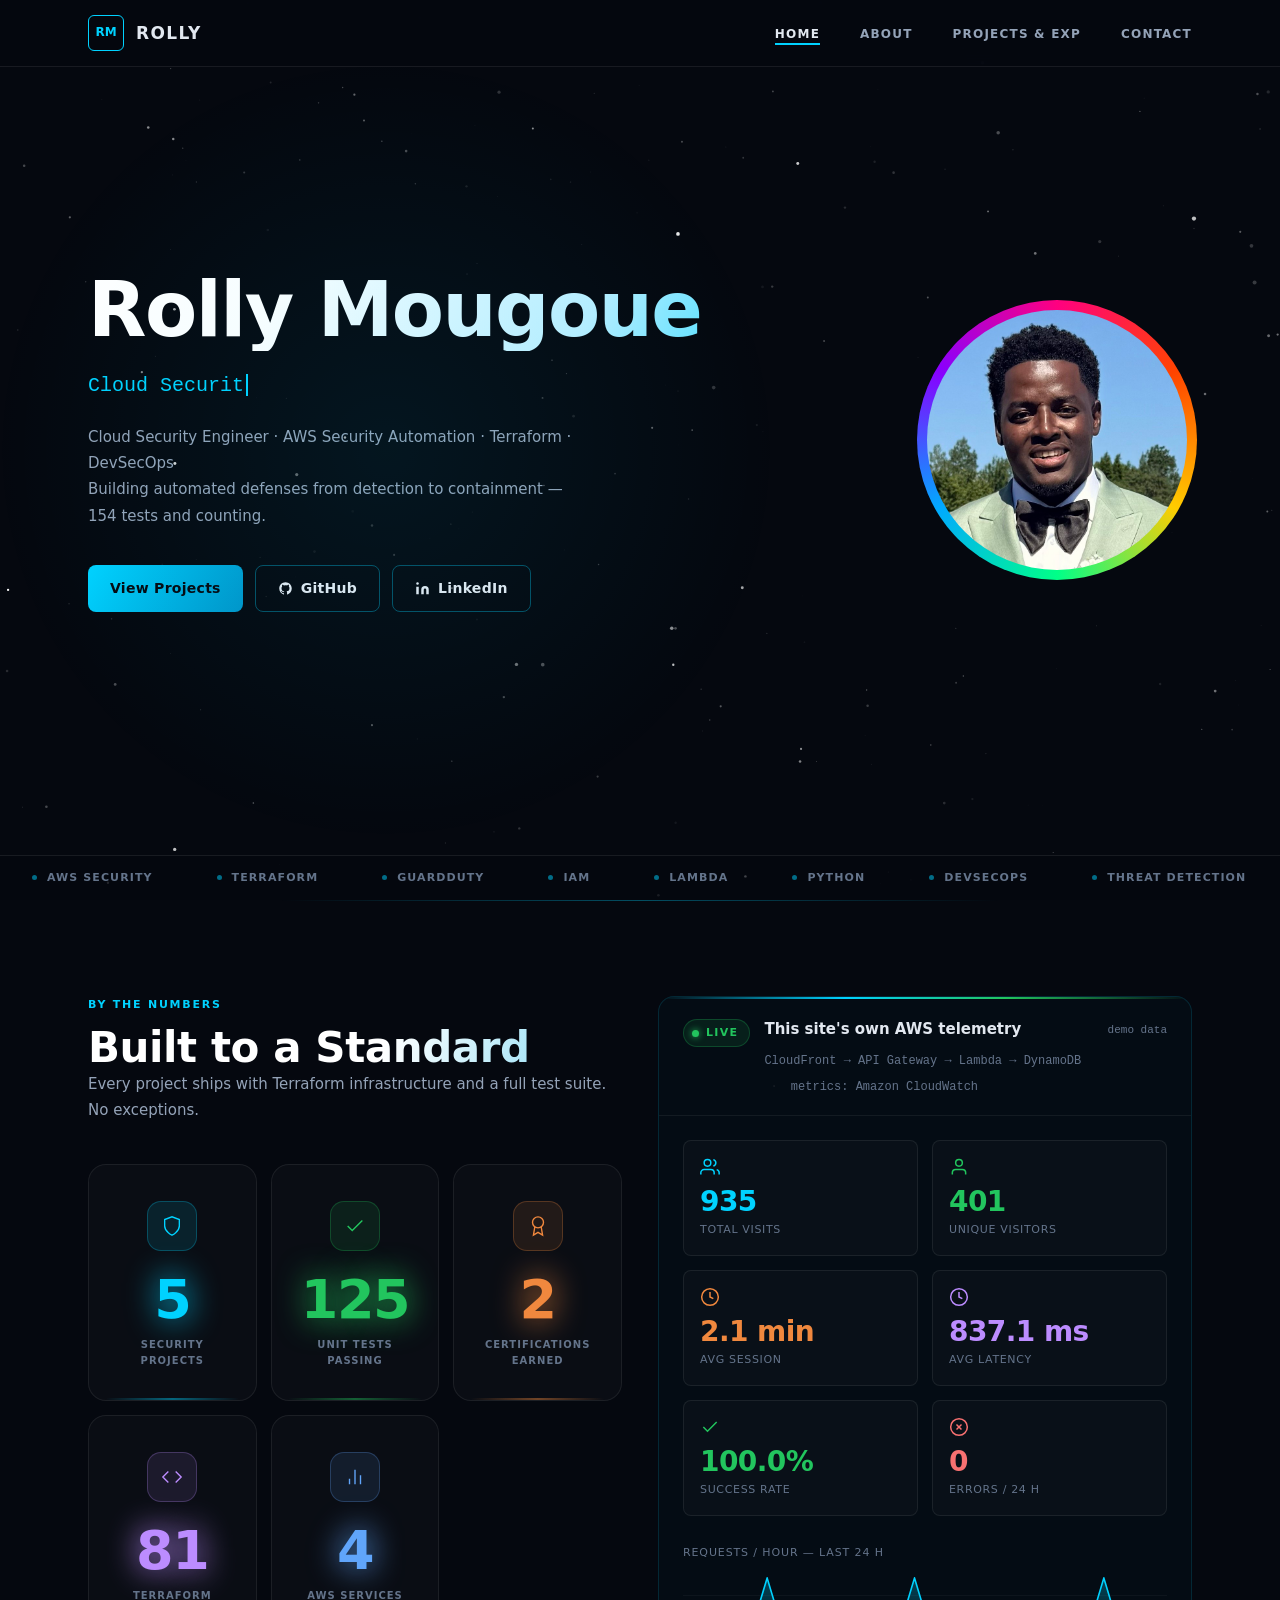
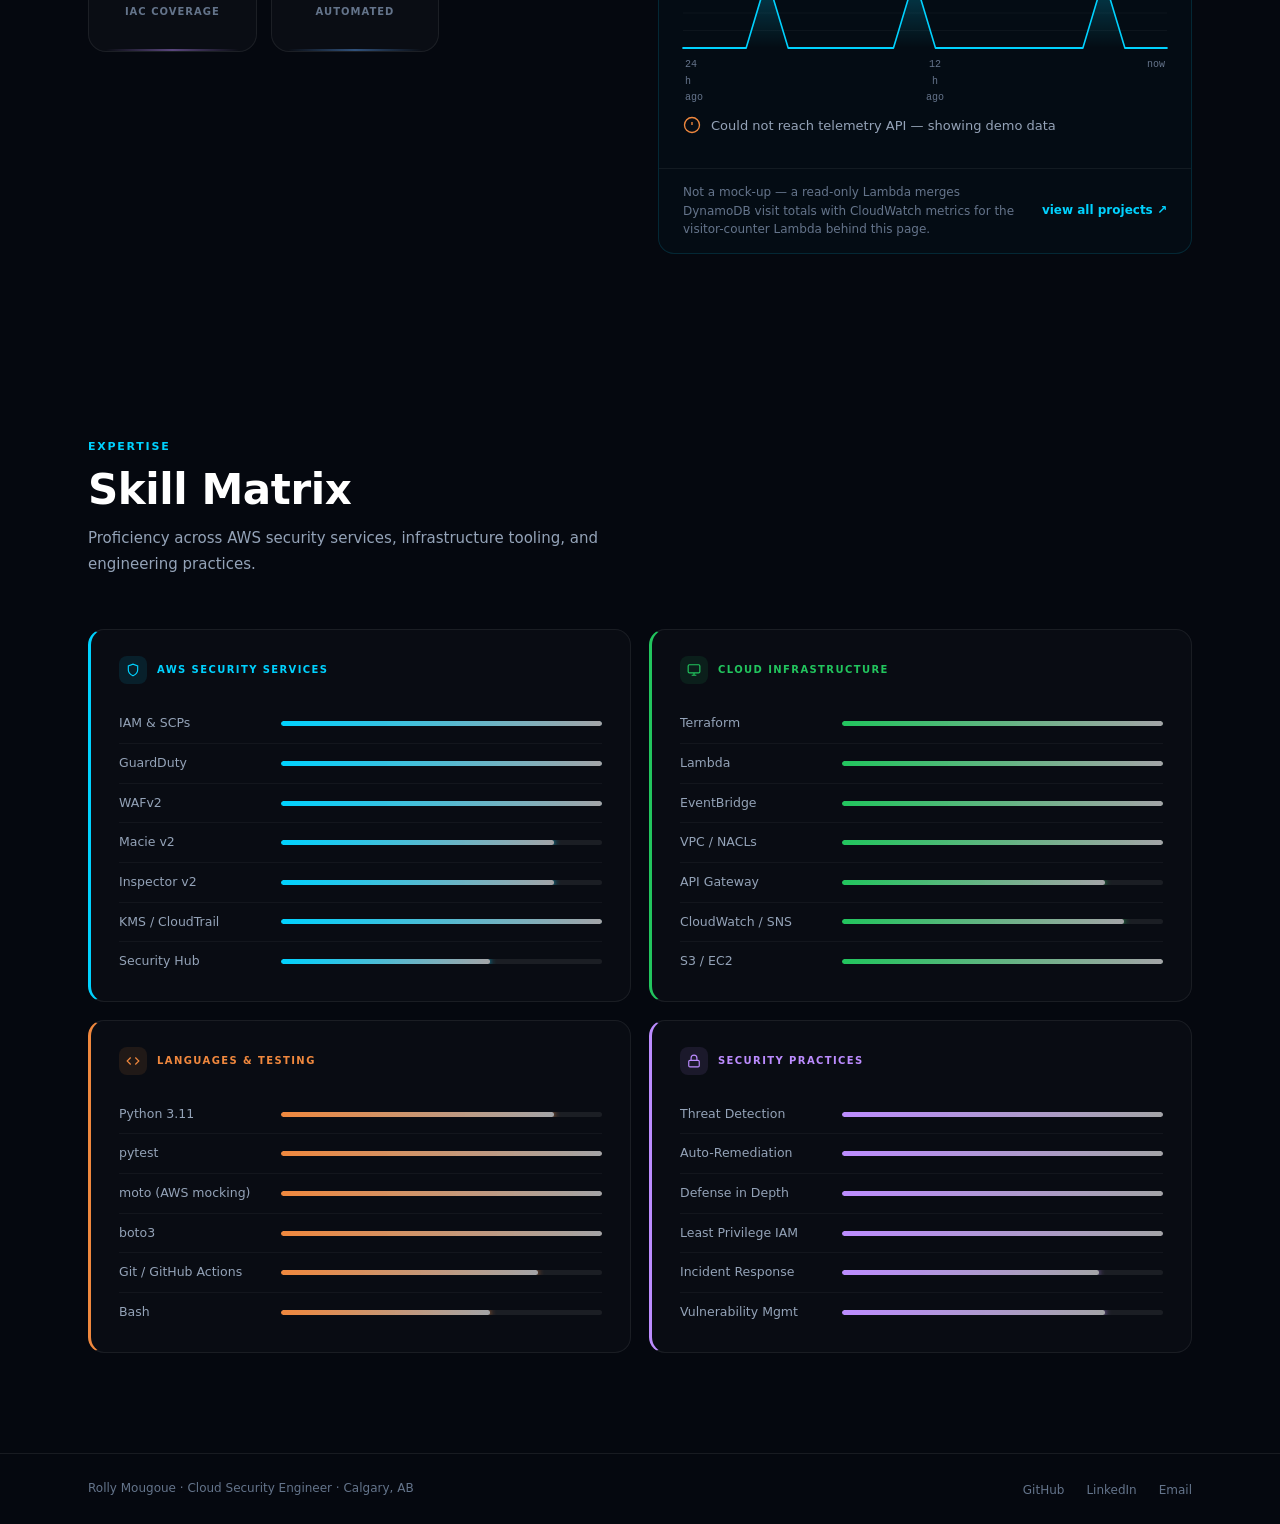
<file: portfolio/index.html>
<!DOCTYPE html>
<html lang="en">
<head>
  <meta charset="UTF-8">
  <meta name="viewport" content="width=device-width, initial-scale=1.0">
  <meta name="description" content="Rolly Mougoue — Cloud Security Engineer. AWS security automation: GuardDuty, WAF, Inspector, Macie — all Terraform, all tested.">
  <meta property="og:title" content="Rolly Mougoue — Cloud Security Engineer">
  <meta property="og:type" content="website">
  <title>Rolly Mougoue — Cloud Security Engineer</title>
  <link rel="stylesheet" href="css/style.css">
</head>
<body>

  <canvas id="starfield-canvas" aria-hidden="true"></canvas>

  <!-- ── Navigation ─────────────────────────────────────────── -->
  <nav class="nav" role="navigation" aria-label="Main navigation">
    <div class="nav-inner">
      <a href="index.html" class="nav-logo" aria-label="Home">
        <div class="nav-logo-box" aria-hidden="true">RM</div>
        ROLLY
      </a>
      <ul class="nav-links" id="nav-links" role="list">
        <li><a href="index.html">HOME</a></li>
        <li><a href="about.html">ABOUT</a></li>
        <li><a href="projects.html">PROJECTS &amp; EXP</a></li>
        <li><a href="contact.html">CONTACT</a></li>
      </ul>
      <button class="nav-toggle" id="nav-toggle"
              aria-label="Toggle navigation" aria-expanded="false">
        <span></span><span></span><span></span>
      </button>
    </div>
  </nav>

  <!-- ── Hero ───────────────────────────────────────────────── -->
  <main class="page-content page-enter">
    <section class="hero" aria-label="Introduction">
      <div class="hero-content">

        <!-- Left -->
        <div class="hero-left">
          <h1 class="hero-name">Rolly Mougoue</h1>
          <div class="hero-type-line" aria-live="polite">
            <span id="type-text"></span><span class="hero-cursor" aria-hidden="true"></span>
          </div>
          <p class="hero-subtitle">
            Cloud Security Engineer · AWS Security Automation · Terraform · DevSecOps<br>
            Building automated defenses from detection to containment — 154 tests and counting.
          </p>
          <div class="hero-actions">
            <a href="projects.html" class="btn btn-primary">View Projects</a>
            <a href="https://github.com/Rolly-M/Cloud-Security-Portfolio"
               target="_blank" rel="noopener noreferrer" class="btn btn-outline">
              <svg width="15" height="15" viewBox="0 0 24 24" fill="currentColor" aria-hidden="true">
                <path d="M12 2C6.477 2 2 6.477 2 12c0 4.42 2.865 8.17 6.839 9.49.5.092.682-.217.682-.482
                  0-.237-.008-.866-.013-1.7-2.782.604-3.369-1.34-3.369-1.34-.454-1.156-1.11-1.462-1.11-1.462
                  -.908-.62.069-.608.069-.608 1.003.07 1.531 1.03 1.531 1.03.892 1.529 2.341 1.087 2.91.832
                  .092-.647.35-1.088.636-1.338-2.22-.253-4.555-1.11-4.555-4.943 0-1.091.39-1.984 1.029-2.683
                  -.103-.253-.446-1.27.098-2.647 0 0 .84-.269 2.75 1.025A9.578 9.578 0 0112 6.836c.85.004
                  1.705.114 2.504.336 1.909-1.294 2.747-1.025 2.747-1.025.546 1.377.202 2.394.1 2.647
                  .64.699 1.028 1.592 1.028 2.683 0 3.842-2.339 4.687-4.566 4.935.359.309.678.919.678 1.852
                  0 1.336-.012 2.415-.012 2.743 0 .267.18.578.688.48C19.138 20.167 22 16.418 22 12
                  c0-5.523-4.477-10-10-10z"/>
              </svg>
              GitHub
            </a>
            <a href="https://www.linkedin.com/in/rolly-mougoue/"
               target="_blank" rel="noopener noreferrer" class="btn btn-outline">
              <svg width="15" height="15" viewBox="0 0 24 24" fill="currentColor" aria-hidden="true">
                <path d="M16 8a6 6 0 016 6v7h-4v-7a2 2 0 00-2-2 2 2 0 00-2 2v7h-4v-7a6 6 0 016-6zM2 9h4v12H2z"/>
                <circle cx="4" cy="4" r="2"/>
              </svg>
              LinkedIn
            </a>
          </div>
        </div>

        <!-- Right — Photo -->
        <div class="hero-photo" aria-label="Profile photo">
          <div class="photo-glow" aria-hidden="true"></div>
          <div class="photo-ring" aria-hidden="true"></div>
          <div class="photo-inner">
            <img id="profile-img" src="images/profile.jpg" alt="Rolly Mougoue">
            <div class="photo-placeholder" id="photo-placeholder" aria-hidden="true">
              <svg width="48" height="48" viewBox="0 0 24 24" fill="none" stroke="currentColor" stroke-width="1.2">
                <path d="M20 21v-2a4 4 0 00-4-4H8a4 4 0 00-4 4v2"/>
                <circle cx="12" cy="7" r="4"/>
              </svg>
              <span>Add profile.jpg<br>to images/</span>
            </div>
          </div>
        </div>

      </div>

      <!-- Skills ticker -->
      <div class="ticker" aria-hidden="true">
        <div class="ticker-track" id="ticker-track"></div>
      </div>
    </section>
  </main>

  <!-- ── Metrics + Live Telemetry ─────────────────────────────── -->
  <section class="metrics-section" aria-label="Portfolio metrics">
    <div class="container">
      <div class="metrics-telemetry-wrap">

        <!-- Left: portfolio stats -->
        <div class="metrics-left">

          <div class="metrics-hd fade-in">
            <span class="section-label">By the Numbers</span>
            <h2 class="section-title metrics-title">Built to a Standard</h2>
            <p class="section-desc metrics-desc">
              Every project ships with Terraform infrastructure and a full test suite. No exceptions.
            </p>
          </div>

          <div class="metrics-grid">

            <div class="metric-card mc-cyan fade-in">
              <div class="mc-icon" aria-hidden="true">
                <svg viewBox="0 0 24 24" fill="none" stroke="currentColor" stroke-width="1.5"><path d="M12 22s8-4 8-10V5l-8-3-8 3v7c0 6 8 10 8 10z"/></svg>
              </div>
              <div class="mc-num" data-target="6">0</div>
              <div class="mc-lbl">Security<br>Projects</div>
            </div>

            <div class="metric-card mc-green fade-in d1">
              <div class="mc-icon" aria-hidden="true">
                <svg viewBox="0 0 24 24" fill="none" stroke="currentColor" stroke-width="1.5"><polyline points="20 6 9 17 4 12"/></svg>
              </div>
              <div class="mc-num" data-target="154" data-suffix="+">0</div>
              <div class="mc-lbl">Unit Tests<br>Passing</div>
            </div>

            <div class="metric-card mc-orange fade-in d2">
              <div class="mc-icon" aria-hidden="true">
                <svg viewBox="0 0 24 24" fill="none" stroke="currentColor" stroke-width="1.5"><circle cx="12" cy="8" r="6"/><path d="M15.477 12.89L17 22l-5-3-5 3 1.523-9.11"/></svg>
              </div>
              <div class="mc-num" data-target="3">0</div>
              <div class="mc-lbl">Certifications<br>Earned</div>
            </div>

            <div class="metric-card mc-purple fade-in d1">
              <div class="mc-icon" aria-hidden="true">
                <svg viewBox="0 0 24 24" fill="none" stroke="currentColor" stroke-width="1.5"><polyline points="16 18 22 12 16 6"/><polyline points="8 6 2 12 8 18"/></svg>
              </div>
              <div class="mc-num" data-target="100" data-suffix="%">0</div>
              <div class="mc-lbl">Terraform<br>IaC Coverage</div>
            </div>

            <div class="metric-card mc-blue fade-in d2">
              <div class="mc-icon" aria-hidden="true">
                <svg viewBox="0 0 24 24" fill="none" stroke="currentColor" stroke-width="1.5"><path d="M18 20V10M12 20V4M6 20v-6"/></svg>
              </div>
              <div class="mc-num" data-target="5">0</div>
              <div class="mc-lbl">AWS Services<br>Automated</div>
            </div>

          </div>
        </div><!-- /metrics-left -->

        <!-- Right: live site telemetry -->
        <div class="metrics-right">
          <div class="telemetry-widget fade-in d1">

            <div class="tw-header">
              <div class="tw-live-badge">
                <span class="tw-live-dot"></span>
                LIVE
              </div>
              <div class="tw-meta">
                <span class="tw-title">This site's own AWS telemetry</span>
                <span class="tw-arch">
                  CloudFront → API Gateway → Lambda → DynamoDB
                  <span class="tw-arch-sep">·</span>
                  metrics: Amazon CloudWatch
                </span>
              </div>
              <div class="tw-updated" id="tw-updated">updated —</div>
            </div>

            <div class="tw-body">
              <div class="tw-loading" id="tw-loading">
                <span class="tw-spinner"></span>Fetching live metrics…
              </div>

              <div id="tw-data" hidden>
                <div class="tw-stats">

                  <div class="tw-stat tws-cyan">
                    <svg class="tws-icon" viewBox="0 0 24 24" fill="none" stroke="currentColor" stroke-width="1.8" aria-hidden="true">
                      <path d="M17 21v-2a4 4 0 00-4-4H5a4 4 0 00-4 4v2"/>
                      <circle cx="9" cy="7" r="4"/>
                      <path d="M23 21v-2a4 4 0 00-3-3.87M16 3.13a4 4 0 010 7.75"/>
                    </svg>
                    <div class="tws-num" id="tw-total">—</div>
                    <div class="tws-label">Total Visits</div>
                  </div>

                  <div class="tw-stat tws-green">
                    <svg class="tws-icon" viewBox="0 0 24 24" fill="none" stroke="currentColor" stroke-width="1.8" aria-hidden="true">
                      <path d="M20 21v-2a4 4 0 00-4-4H8a4 4 0 00-4 4v2"/>
                      <circle cx="12" cy="7" r="4"/>
                    </svg>
                    <div class="tws-num" id="tw-unique">—</div>
                    <div class="tws-label">Unique Visitors</div>
                  </div>

                  <div class="tw-stat tws-orange">
                    <svg class="tws-icon" viewBox="0 0 24 24" fill="none" stroke="currentColor" stroke-width="1.8" aria-hidden="true">
                      <circle cx="12" cy="12" r="10"/>
                      <polyline points="12 6 12 12 16 14"/>
                    </svg>
                    <div class="tws-num" id="tw-duration">—</div>
                    <div class="tws-label">Avg Session</div>
                  </div>

                  <div class="tw-stat tws-purple">
                    <svg class="tws-icon" viewBox="0 0 24 24" fill="none" stroke="currentColor" stroke-width="1.8" aria-hidden="true">
                      <circle cx="12" cy="12" r="10"/>
                      <polyline points="12 6 12 12 16 14"/>
                    </svg>
                    <div class="tws-num" id="tw-latency">—</div>
                    <div class="tws-label">Avg Latency</div>
                  </div>

                  <div class="tw-stat tws-green2">
                    <svg class="tws-icon" viewBox="0 0 24 24" fill="none" stroke="currentColor" stroke-width="1.8" aria-hidden="true">
                      <polyline points="20 6 9 17 4 12"/>
                    </svg>
                    <div class="tws-num" id="tw-success">—</div>
                    <div class="tws-label">Success Rate</div>
                  </div>

                  <div class="tw-stat tws-red">
                    <svg class="tws-icon" viewBox="0 0 24 24" fill="none" stroke="currentColor" stroke-width="1.8" aria-hidden="true">
                      <circle cx="12" cy="12" r="10"/>
                      <line x1="15" y1="9" x2="9" y2="15"/>
                      <line x1="9" y1="9" x2="15" y2="15"/>
                    </svg>
                    <div class="tws-num" id="tw-errors">—</div>
                    <div class="tws-label">Errors / 24 h</div>
                  </div>

                </div><!-- /tw-stats -->

                <div class="tw-chart-section">
                  <div class="tw-chart-label">Requests / hour — last 24 h</div>
                  <div class="tw-chart-wrap">
                    <svg id="tw-chart" class="tw-chart" viewBox="0 0 600 80"
                         preserveAspectRatio="none" aria-hidden="true"></svg>
                    <div class="tw-chart-x" id="tw-chart-x"></div>
                  </div>
                </div>
              </div><!-- /tw-data -->

              <div id="tw-error" class="tw-err" hidden>
                <svg viewBox="0 0 24 24" fill="none" stroke="currentColor" stroke-width="1.8" aria-hidden="true">
                  <circle cx="12" cy="12" r="10"/>
                  <line x1="12" y1="8" x2="12" y2="12"/>
                  <line x1="12" y1="16" x2="12.01" y2="16"/>
                </svg>
                Could not reach telemetry API — showing demo data
              </div>
            </div><!-- /tw-body -->

            <div class="tw-footer">
              <p class="tw-note">
                Not a mock-up — a read-only Lambda merges DynamoDB visit totals with CloudWatch
                metrics for the visitor-counter Lambda behind this page.
              </p>
              <a href="projects.html" class="tw-src-link">
                view all projects ↗
              </a>
            </div>

          </div><!-- /telemetry-widget -->
        </div><!-- /metrics-right -->

      </div><!-- /metrics-telemetry-wrap -->
    </div>
  </section>

  <!-- ── Skill Matrix ───────────────────────────────────────── -->
  <section class="skills-section" aria-label="Skill matrix">
    <div class="container">

      <div class="sm-header fade-in">
        <span class="section-label">Expertise</span>
        <h2 class="section-title">Skill Matrix</h2>
        <p class="section-desc">Proficiency across AWS security services, infrastructure tooling, and engineering practices.</p>
      </div>

      <div class="skill-matrix">

        <!-- AWS Security Services — cyan -->
        <div class="skill-category fade-in d1" style="--cat-c:#00d2ff;--cat-rgb:0,210,255">
          <h3 class="skill-cat-title">
            <span class="sct-icon" aria-hidden="true">
              <svg viewBox="0 0 24 24" fill="none" stroke="currentColor" stroke-width="2"><path d="M12 22s8-4 8-10V5l-8-3-8 3v7c0 6 8 10 8 10z"/></svg>
            </span>
            AWS Security Services
          </h3>
          <div class="skill-rows">
            <div class="skill-row">
              <span class="skill-name">IAM &amp; SCPs</span>
              <div class="skill-track"><div class="skill-fill" data-pct="100"></div></div>
            </div>
            <div class="skill-row">
              <span class="skill-name">GuardDuty</span>
              <div class="skill-track"><div class="skill-fill" data-pct="100"></div></div>
            </div>
            <div class="skill-row">
              <span class="skill-name">WAFv2</span>
              <div class="skill-track"><div class="skill-fill" data-pct="100"></div></div>
            </div>
            <div class="skill-row">
              <span class="skill-name">Macie v2</span>
              <div class="skill-track"><div class="skill-fill" data-pct="85"></div></div>
            </div>
            <div class="skill-row">
              <span class="skill-name">Inspector v2</span>
              <div class="skill-track"><div class="skill-fill" data-pct="85"></div></div>
            </div>
            <div class="skill-row">
              <span class="skill-name">KMS / CloudTrail</span>
              <div class="skill-track"><div class="skill-fill" data-pct="100"></div></div>
            </div>
            <div class="skill-row">
              <span class="skill-name">Security Hub</span>
              <div class="skill-track"><div class="skill-fill" data-pct="65"></div></div>
            </div>
          </div>
        </div>

        <!-- Cloud Infrastructure — green -->
        <div class="skill-category fade-in d2" style="--cat-c:#22c55e;--cat-rgb:34,197,94">
          <h3 class="skill-cat-title">
            <span class="sct-icon" aria-hidden="true">
              <svg viewBox="0 0 24 24" fill="none" stroke="currentColor" stroke-width="2"><rect x="2" y="3" width="20" height="14" rx="2"/><path d="M8 21h8M12 17v4"/></svg>
            </span>
            Cloud Infrastructure
          </h3>
          <div class="skill-rows">
            <div class="skill-row">
              <span class="skill-name">Terraform</span>
              <div class="skill-track"><div class="skill-fill" data-pct="100"></div></div>
            </div>
            <div class="skill-row">
              <span class="skill-name">Lambda</span>
              <div class="skill-track"><div class="skill-fill" data-pct="100"></div></div>
            </div>
            <div class="skill-row">
              <span class="skill-name">EventBridge</span>
              <div class="skill-track"><div class="skill-fill" data-pct="100"></div></div>
            </div>
            <div class="skill-row">
              <span class="skill-name">VPC / NACLs</span>
              <div class="skill-track"><div class="skill-fill" data-pct="100"></div></div>
            </div>
            <div class="skill-row">
              <span class="skill-name">API Gateway</span>
              <div class="skill-track"><div class="skill-fill" data-pct="82"></div></div>
            </div>
            <div class="skill-row">
              <span class="skill-name">CloudWatch / SNS</span>
              <div class="skill-track"><div class="skill-fill" data-pct="88"></div></div>
            </div>
            <div class="skill-row">
              <span class="skill-name">S3 / EC2</span>
              <div class="skill-track"><div class="skill-fill" data-pct="100"></div></div>
            </div>
          </div>
        </div>

        <!-- Languages & Testing — orange -->
        <div class="skill-category fade-in d1" style="--cat-c:#f0883e;--cat-rgb:240,136,62">
          <h3 class="skill-cat-title">
            <span class="sct-icon" aria-hidden="true">
              <svg viewBox="0 0 24 24" fill="none" stroke="currentColor" stroke-width="2"><polyline points="16 18 22 12 16 6"/><polyline points="8 6 2 12 8 18"/></svg>
            </span>
            Languages &amp; Testing
          </h3>
          <div class="skill-rows">
            <div class="skill-row">
              <span class="skill-name">Python 3.11</span>
              <div class="skill-track"><div class="skill-fill" data-pct="85"></div></div>
            </div>
            <div class="skill-row">
              <span class="skill-name">pytest</span>
              <div class="skill-track"><div class="skill-fill" data-pct="100"></div></div>
            </div>
            <div class="skill-row">
              <span class="skill-name">moto (AWS mocking)</span>
              <div class="skill-track"><div class="skill-fill" data-pct="100"></div></div>
            </div>
            <div class="skill-row">
              <span class="skill-name">boto3</span>
              <div class="skill-track"><div class="skill-fill" data-pct="100"></div></div>
            </div>
            <div class="skill-row">
              <span class="skill-name">Git / GitHub Actions</span>
              <div class="skill-track"><div class="skill-fill" data-pct="80"></div></div>
            </div>
            <div class="skill-row">
              <span class="skill-name">Bash</span>
              <div class="skill-track"><div class="skill-fill" data-pct="65"></div></div>
            </div>
          </div>
        </div>

        <!-- Security Practices — purple -->
        <div class="skill-category fade-in d2" style="--cat-c:#bc8cff;--cat-rgb:188,140,255">
          <h3 class="skill-cat-title">
            <span class="sct-icon" aria-hidden="true">
              <svg viewBox="0 0 24 24" fill="none" stroke="currentColor" stroke-width="2"><rect x="3" y="11" width="18" height="11" rx="2"/><path d="M7 11V7a5 5 0 0110 0v4"/></svg>
            </span>
            Security Practices
          </h3>
          <div class="skill-rows">
            <div class="skill-row">
              <span class="skill-name">Threat Detection</span>
              <div class="skill-track"><div class="skill-fill" data-pct="100"></div></div>
            </div>
            <div class="skill-row">
              <span class="skill-name">Auto-Remediation</span>
              <div class="skill-track"><div class="skill-fill" data-pct="100"></div></div>
            </div>
            <div class="skill-row">
              <span class="skill-name">Defense in Depth</span>
              <div class="skill-track"><div class="skill-fill" data-pct="100"></div></div>
            </div>
            <div class="skill-row">
              <span class="skill-name">Least Privilege IAM</span>
              <div class="skill-track"><div class="skill-fill" data-pct="100"></div></div>
            </div>
            <div class="skill-row">
              <span class="skill-name">Incident Response</span>
              <div class="skill-track"><div class="skill-fill" data-pct="80"></div></div>
            </div>
            <div class="skill-row">
              <span class="skill-name">Vulnerability Mgmt</span>
              <div class="skill-track"><div class="skill-fill" data-pct="82"></div></div>
            </div>
          </div>
        </div>

      </div><!-- /skill-matrix -->
    </div>
  </section>

  <!-- ── Footer ─────────────────────────────────────────────── -->
  <footer>
    <div class="container footer-inner">
      <p class="footer-copy">Rolly Mougoue · Cloud Security Engineer · Calgary, AB</p>
      <ul class="footer-links">
        <li><a href="https://github.com/Rolly-M/Cloud-Security-Portfolio"
               target="_blank" rel="noopener noreferrer">GitHub</a></li>
        <li><a href="https://www.linkedin.com/in/rolly-mougoue/"
               target="_blank" rel="noopener noreferrer">LinkedIn</a></li>
        <li><a href="mailto:rollymk25@gmail.com">Email</a></li>
      </ul>
    </div>
  </footer>

  <script src="js/main.js"></script>
</body>
</html>
</file>
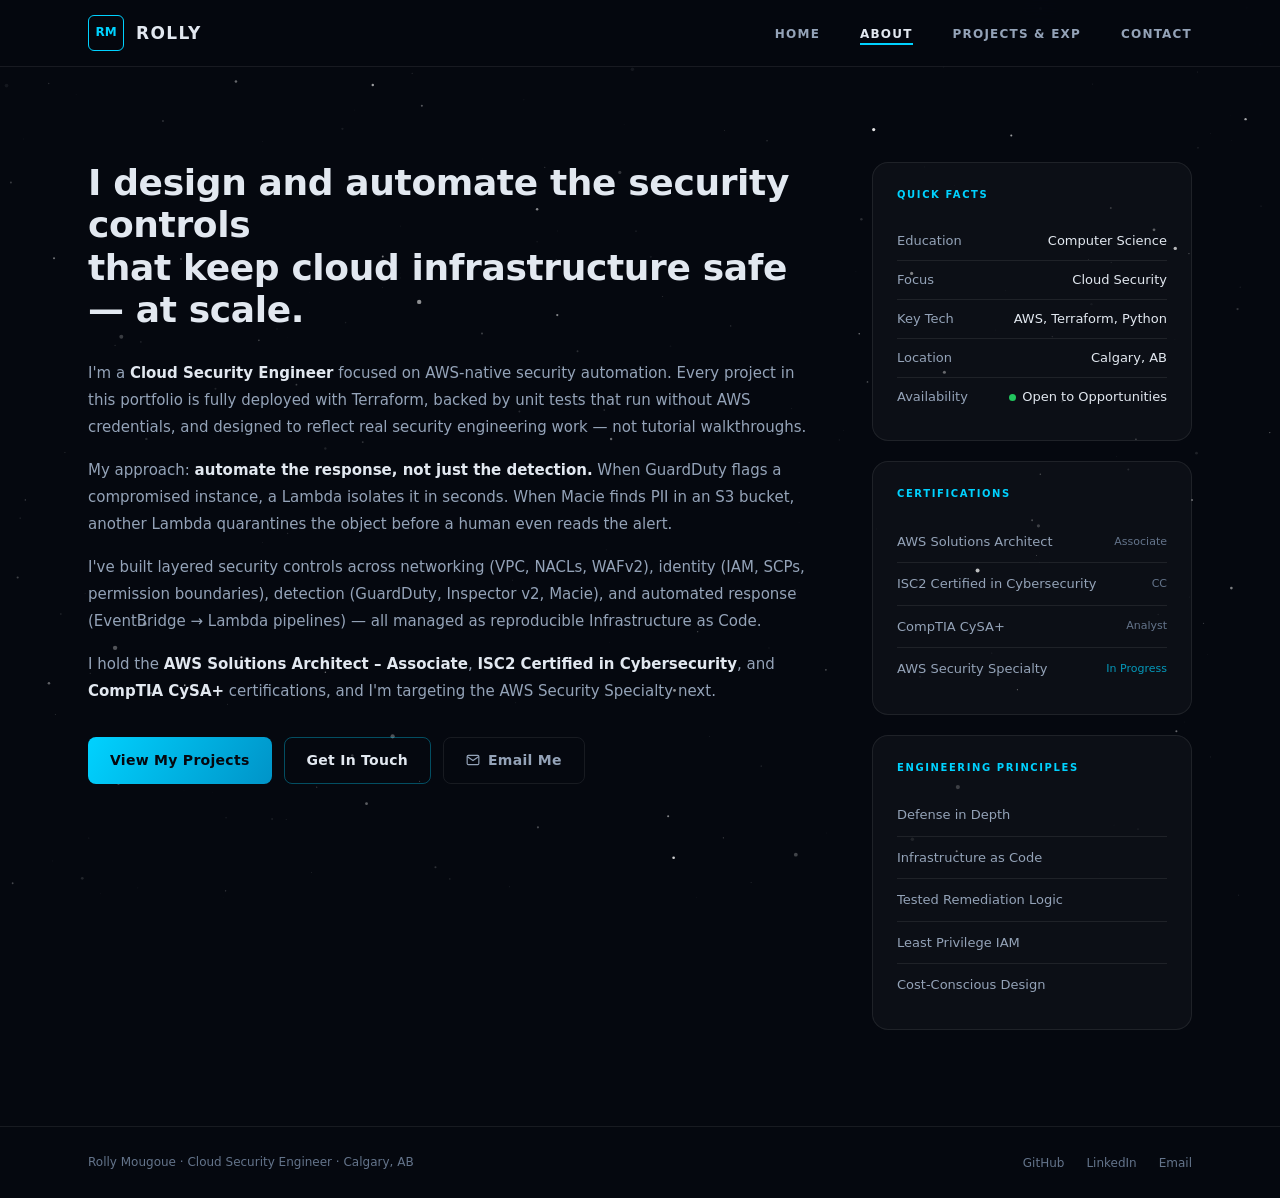
<file: portfolio/about.html>
<!DOCTYPE html>
<html lang="en">
<head>
  <meta charset="UTF-8">
  <meta name="viewport" content="width=device-width, initial-scale=1.0">
  <meta name="description" content="About Rolly Mougoue — Cloud Security Engineer focused on AWS security automation, Terraform IaC, and DevSecOps.">
  <title>About — Rolly Mougoue</title>
  <link rel="stylesheet" href="css/style.css">
</head>
<body>

  <canvas id="starfield-canvas" aria-hidden="true"></canvas>

  <!-- ── Navigation ─────────────────────────────────────────── -->
  <nav class="nav" role="navigation" aria-label="Main navigation">
    <div class="nav-inner">
      <a href="index.html" class="nav-logo" aria-label="Home">
        <div class="nav-logo-box" aria-hidden="true">RM</div>
        ROLLY
      </a>
      <ul class="nav-links" id="nav-links" role="list">
        <li><a href="index.html">HOME</a></li>
        <li><a href="about.html">ABOUT</a></li>
        <li><a href="projects.html">PROJECTS &amp; EXP</a></li>
        <li><a href="contact.html">CONTACT</a></li>
      </ul>
      <button class="nav-toggle" id="nav-toggle"
              aria-label="Toggle navigation" aria-expanded="false">
        <span></span><span></span><span></span>
      </button>
    </div>
  </nav>

  <!-- ── About ──────────────────────────────────────────────── -->
  <main class="page-content page-enter" style="padding-top:66px;">
    <section class="page-section">
      <div class="container">
        <div class="about-grid">

          <!-- Left — Bio -->
          <div class="about-bio fade-in">
            <h2 class="about-heading">
              I design and automate the security controls<br>
              that keep cloud infrastructure safe — at scale.
            </h2>

            <p>
              I'm a <strong>Cloud Security Engineer</strong> focused on AWS-native security automation.
              Every project in this portfolio is fully deployed with Terraform, backed by
              unit tests that run without AWS credentials, and designed to reflect real
              security engineering work — not tutorial walkthroughs.
            </p>
            <p>
              My approach: <strong>automate the response, not just the detection.</strong>
              When GuardDuty flags a compromised instance, a Lambda isolates it in seconds.
              When Macie finds PII in an S3 bucket, another Lambda quarantines the object
              before a human even reads the alert.
            </p>
            <p>
              I've built layered security controls across networking (VPC, NACLs, WAFv2),
              identity (IAM, SCPs, permission boundaries), detection (GuardDuty, Inspector v2,
              Macie), and automated response (EventBridge → Lambda pipelines) — all managed
              as reproducible Infrastructure as Code.
            </p>
            <p>
              I hold the <strong>AWS Solutions Architect – Associate</strong>,
              <strong>ISC2 Certified in Cybersecurity</strong>, and
              <strong>CompTIA CySA+</strong> certifications, and I'm targeting
              the AWS Security Specialty next.
            </p>

            <div class="about-actions">
              <a href="projects.html" class="btn btn-primary">View My Projects</a>
              <a href="contact.html" class="btn btn-outline">Get In Touch</a>
              <a href="mailto:rollymk25@gmail.com" class="btn btn-ghost">
                <svg width="14" height="14" viewBox="0 0 24 24" fill="none"
                     stroke="currentColor" stroke-width="2" aria-hidden="true">
                  <path d="M4 4h16c1.1 0 2 .9 2 2v12c0 1.1-.9 2-2 2H4c-1.1 0-2-.9-2-2V6c0-1.1.9-2 2-2z"/>
                  <polyline points="22,6 12,13 2,6"/>
                </svg>
                Email Me
              </a>
            </div>
          </div>

          <!-- Right — Sidebar -->
          <div class="about-sidebar fade-in d2">

            <!-- Quick Facts -->
            <div class="sidebar-box">
              <h3 class="sidebar-title">Quick Facts</h3>
              <table class="facts-table">
                <tbody>
                  <tr>
                    <td>Education</td>
                    <td>Computer Science</td>
                  </tr>
                  <tr>
                    <td>Focus</td>
                    <td>Cloud Security</td>
                  </tr>
                  <tr>
                    <td>Key Tech</td>
                    <td>AWS, Terraform, Python</td>
                  </tr>
                  <tr>
                    <td>Location</td>
                    <td>Calgary, AB</td>
                  </tr>
                  <tr>
                    <td>Availability</td>
                    <td>
                      <div class="avail-cell">
                        <div class="avail-dot"></div>
                        Open to Opportunities
                      </div>
                    </td>
                  </tr>
                </tbody>
              </table>
            </div>

            <!-- Certifications -->
            <div class="sidebar-box">
              <h3 class="sidebar-title">Certifications</h3>
              <div class="cert-row">
                <span class="cert-name">AWS Solutions Architect</span>
                <span class="cert-date">Associate</span>
              </div>
              <div class="cert-row">
                <span class="cert-name">ISC2 Certified in Cybersecurity</span>
                <span class="cert-date">CC</span>
              </div>
              <div class="cert-row">
                <span class="cert-name">CompTIA CySA+</span>
                <span class="cert-date">Analyst</span>
              </div>
              <div class="cert-row">
                <span class="cert-name">AWS Security Specialty</span>
                <span class="cert-date" style="color:var(--accent);opacity:.7">In Progress</span>
              </div>
            </div>

            <!-- Key approach -->
            <div class="sidebar-box">
              <h3 class="sidebar-title">Engineering Principles</h3>
              <div class="cert-row">
                <span class="cert-name">Defense in Depth</span>
              </div>
              <div class="cert-row">
                <span class="cert-name">Infrastructure as Code</span>
              </div>
              <div class="cert-row">
                <span class="cert-name">Tested Remediation Logic</span>
              </div>
              <div class="cert-row">
                <span class="cert-name">Least Privilege IAM</span>
              </div>
              <div class="cert-row">
                <span class="cert-name">Cost-Conscious Design</span>
              </div>
            </div>

          </div><!-- /sidebar -->
        </div>
      </div>
    </section>
  </main>

  <!-- ── Footer ─────────────────────────────────────────────── -->
  <footer>
    <div class="container footer-inner">
      <p class="footer-copy">Rolly Mougoue · Cloud Security Engineer · Calgary, AB</p>
      <ul class="footer-links">
        <li><a href="https://github.com/Rolly-M/Cloud-Security-Portfolio"
               target="_blank" rel="noopener noreferrer">GitHub</a></li>
        <li><a href="https://www.linkedin.com/in/rolly-mougoue/"
               target="_blank" rel="noopener noreferrer">LinkedIn</a></li>
        <li><a href="mailto:rollymk25@gmail.com">Email</a></li>
      </ul>
    </div>
  </footer>

  <script src="js/main.js"></script>
</body>
</html>
</file>
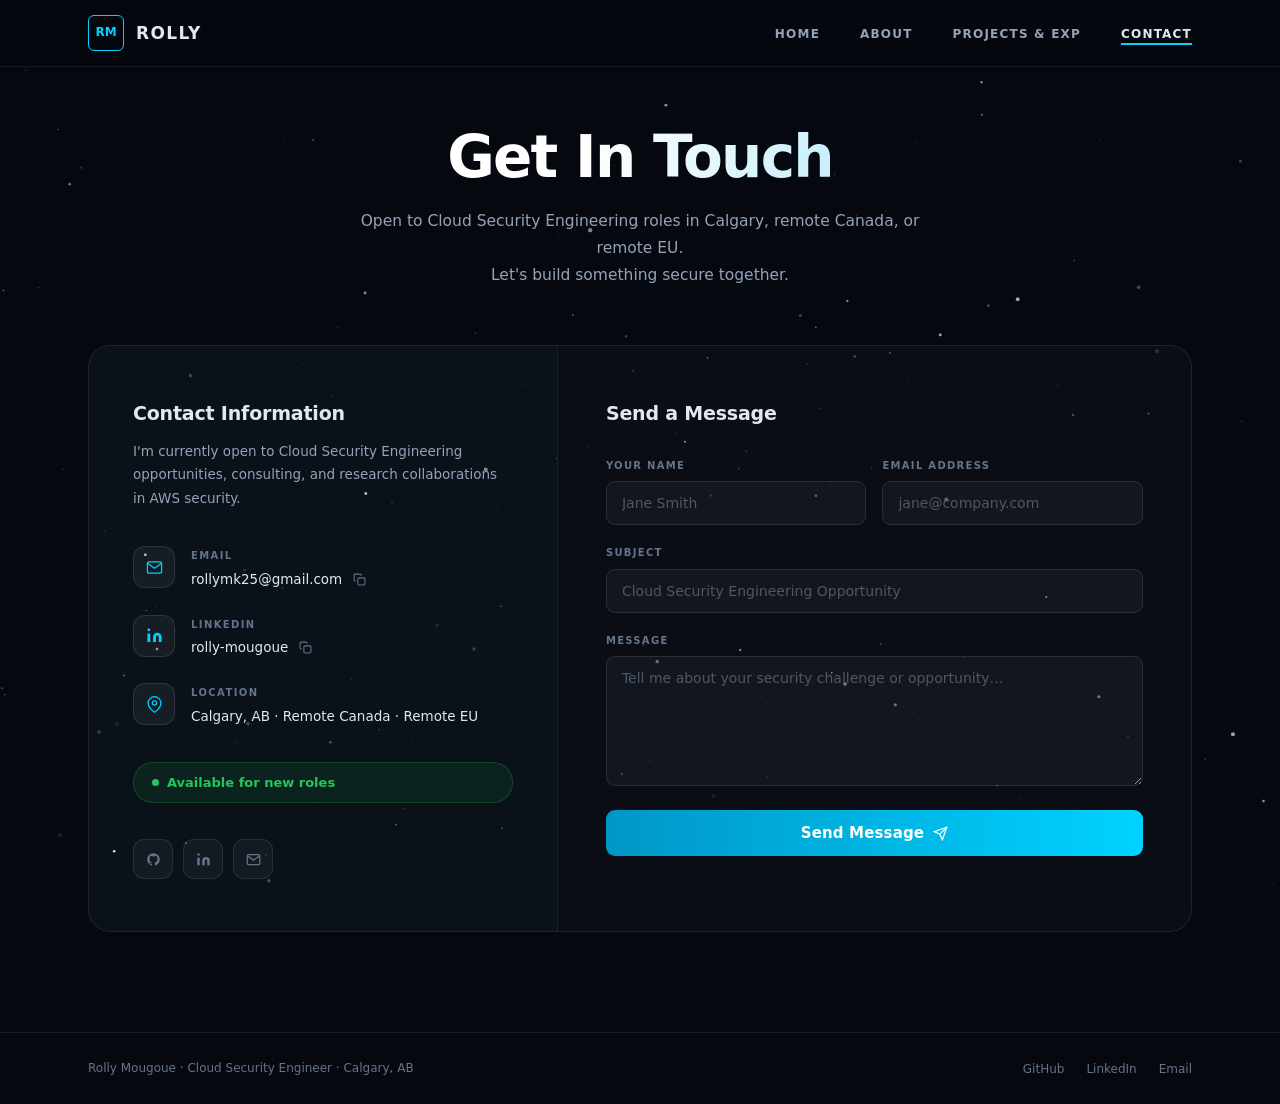
<file: portfolio/contact.html>
<!DOCTYPE html>
<html lang="en">
<head>
  <meta charset="UTF-8">
  <meta name="viewport" content="width=device-width, initial-scale=1.0">
  <meta name="description" content="Contact Rolly Mougoue — Cloud Security Engineer open to roles in Calgary, remote Canada, or remote EU.">
  <title>Contact — Rolly Mougoue</title>
  <link rel="stylesheet" href="css/style.css">
</head>
<body>

  <canvas id="starfield-canvas" aria-hidden="true"></canvas>

  <!-- ── Navigation ─────────────────────────────────────────── -->
  <nav class="nav" role="navigation" aria-label="Main navigation">
    <div class="nav-inner">
      <a href="index.html" class="nav-logo" aria-label="Home">
        <div class="nav-logo-box" aria-hidden="true">RM</div>
        ROLLY
      </a>
      <ul class="nav-links" id="nav-links" role="list">
        <li><a href="index.html">HOME</a></li>
        <li><a href="about.html">ABOUT</a></li>
        <li><a href="projects.html">PROJECTS &amp; EXP</a></li>
        <li><a href="contact.html">CONTACT</a></li>
      </ul>
      <button class="nav-toggle" id="nav-toggle"
              aria-label="Toggle navigation" aria-expanded="false">
        <span></span><span></span><span></span>
      </button>
    </div>
  </nav>

  <!-- ── Contact ────────────────────────────────────────────── -->
  <main class="page-content page-enter" style="padding-top:66px;">
    <section class="contact-section">
      <div class="container">

        <!-- Hero -->
        <div class="contact-hero fade-in">
          <h1 class="contact-heading">Get In Touch</h1>
          <p class="contact-subhead">
            Open to Cloud Security Engineering roles in Calgary, remote Canada, or remote EU.<br>
            Let's build something secure together.
          </p>
        </div>

        <!-- Card -->
        <div class="contact-card fade-in d1">

          <!-- ── Left: info ──── -->
          <div class="contact-left">
            <h2 class="cc-title">Contact Information</h2>
            <p class="cc-desc">
              I'm currently open to Cloud Security Engineering opportunities,
              consulting, and research collaborations in AWS security.
            </p>

            <div class="ci-rows">

              <div class="ci-row">
                <div class="ci-icon" aria-hidden="true">
                  <svg viewBox="0 0 24 24" fill="none" stroke="currentColor" stroke-width="1.8">
                    <path d="M4 4h16c1.1 0 2 .9 2 2v12c0 1.1-.9 2-2 2H4c-1.1 0-2-.9-2-2V6c0-1.1.9-2 2-2z"/>
                    <polyline points="22,6 12,13 2,6"/>
                  </svg>
                </div>
                <div class="ci-info">
                  <span class="ci-label">Email</span>
                  <div class="ci-val-row">
                    <a href="mailto:rollymk25@gmail.com" class="ci-value">rollymk25@gmail.com</a>
                    <button class="ci-copy" data-copy="rollymk25@gmail.com" aria-label="Copy email address">
                      <svg viewBox="0 0 24 24" fill="none" stroke="currentColor" stroke-width="2">
                        <rect x="9" y="9" width="13" height="13" rx="2"/>
                        <path d="M5 15H4a2 2 0 01-2-2V4a2 2 0 012-2h9a2 2 0 012 2v1"/>
                      </svg>
                    </button>
                  </div>
                </div>
              </div>

              <div class="ci-row">
                <div class="ci-icon" aria-hidden="true">
                  <svg viewBox="0 0 24 24" fill="currentColor">
                    <path d="M16 8a6 6 0 016 6v7h-4v-7a2 2 0 00-2-2 2 2 0 00-2 2v7h-4v-7a6 6 0 016-6zM2 9h4v12H2z"/>
                    <circle cx="4" cy="4" r="2"/>
                  </svg>
                </div>
                <div class="ci-info">
                  <span class="ci-label">LinkedIn</span>
                  <div class="ci-val-row">
                    <a href="https://www.linkedin.com/in/rolly-mougoue/"
                       target="_blank" rel="noopener noreferrer" class="ci-value">
                      rolly-mougoue
                    </a>
                    <button class="ci-copy" data-copy="https://www.linkedin.com/in/rolly-mougoue/" aria-label="Copy LinkedIn URL">
                      <svg viewBox="0 0 24 24" fill="none" stroke="currentColor" stroke-width="2">
                        <rect x="9" y="9" width="13" height="13" rx="2"/>
                        <path d="M5 15H4a2 2 0 01-2-2V4a2 2 0 012-2h9a2 2 0 012 2v1"/>
                      </svg>
                    </button>
                  </div>
                </div>
              </div>

              <div class="ci-row">
                <div class="ci-icon" aria-hidden="true">
                  <svg viewBox="0 0 24 24" fill="none" stroke="currentColor" stroke-width="1.8">
                    <path d="M21 10c0 7-9 13-9 13S3 17 3 10a9 9 0 0118 0z"/>
                    <circle cx="12" cy="10" r="3"/>
                  </svg>
                </div>
                <div class="ci-info">
                  <span class="ci-label">Location</span>
                  <span class="ci-value">Calgary, AB · Remote Canada · Remote EU</span>
                </div>
              </div>

            </div><!-- /ci-rows -->

            <div class="avail-badge">
              <div class="avail-dot"></div>
              Available for new roles
            </div>

            <div class="social-row">
              <a href="https://github.com/Rolly-M" target="_blank" rel="noopener noreferrer"
                 class="social-btn" aria-label="GitHub">
                <svg viewBox="0 0 24 24" fill="currentColor">
                  <path d="M12 2C6.477 2 2 6.477 2 12c0 4.42 2.865 8.17 6.839 9.49.5.092.682-.217.682-.482
                    0-.237-.008-.866-.013-1.7-2.782.604-3.369-1.34-3.369-1.34-.454-1.156-1.11-1.462-1.11-1.462
                    -.908-.62.069-.608.069-.608 1.003.07 1.531 1.03 1.531 1.03.892 1.529 2.341 1.087 2.91.832
                    .092-.647.35-1.088.636-1.338-2.22-.253-4.555-1.11-4.555-4.943 0-1.091.39-1.984 1.029-2.683
                    -.103-.253-.446-1.27.098-2.647 0 0 .84-.269 2.75 1.025A9.578 9.578 0 0112 6.836c.85.004
                    1.705.114 2.504.336 1.909-1.294 2.747-1.025 2.747-1.025.546 1.377.202 2.394.1 2.647
                    .64.699 1.028 1.592 1.028 2.683 0 3.842-2.339 4.687-4.566 4.935.359.309.678.919.678 1.852
                    0 1.336-.012 2.415-.012 2.743 0 .267.18.578.688.48C19.138 20.167 22 16.418 22 12
                    c0-5.523-4.477-10-10-10z"/>
                </svg>
              </a>
              <a href="https://www.linkedin.com/in/rolly-mougoue/" target="_blank" rel="noopener noreferrer"
                 class="social-btn" aria-label="LinkedIn">
                <svg viewBox="0 0 24 24" fill="currentColor">
                  <path d="M16 8a6 6 0 016 6v7h-4v-7a2 2 0 00-2-2 2 2 0 00-2 2v7h-4v-7a6 6 0 016-6zM2 9h4v12H2z"/>
                  <circle cx="4" cy="4" r="2"/>
                </svg>
              </a>
              <a href="mailto:rollymk25@gmail.com" class="social-btn" aria-label="Email">
                <svg viewBox="0 0 24 24" fill="none" stroke="currentColor" stroke-width="2">
                  <path d="M4 4h16c1.1 0 2 .9 2 2v12c0 1.1-.9 2-2 2H4c-1.1 0-2-.9-2-2V6c0-1.1.9-2 2-2z"/>
                  <polyline points="22,6 12,13 2,6"/>
                </svg>
              </a>
            </div>

          </div><!-- /contact-left -->

          <!-- ── Right: form ── -->
          <div class="contact-right">
            <h2 class="cc-title">Send a Message</h2>

            <div id="form-success" class="form-success" hidden>
              <svg viewBox="0 0 24 24" fill="none" stroke="currentColor" stroke-width="2" aria-hidden="true">
                <path d="M22 11.08V12a10 10 0 11-5.93-9.14"/>
                <polyline points="22 4 12 14.01 9 11.01"/>
              </svg>
              <div>
                <strong>Message sent!</strong>
                <p>Thanks for reaching out. I'll get back to you soon.</p>
              </div>
            </div>

            <form class="contact-form" id="contact-form"
                  name="contact" method="POST" data-netlify="true"
                  netlify-honeypot="bot-field"
                  action="/contact.html?success=true">
              <input type="hidden" name="form-name" value="contact">
              <p style="display:none"><input name="bot-field"></p>

              <div class="form-row">
                <div class="form-group">
                  <label class="form-label" for="cf-name">Your Name</label>
                  <input class="form-input" type="text" id="cf-name" name="name"
                         placeholder="Jane Smith" required>
                </div>
                <div class="form-group">
                  <label class="form-label" for="cf-email">Email Address</label>
                  <input class="form-input" type="email" id="cf-email" name="email"
                         placeholder="jane@company.com" required>
                </div>
              </div>

              <div class="form-group">
                <label class="form-label" for="cf-subject">Subject</label>
                <input class="form-input" type="text" id="cf-subject" name="subject"
                       placeholder="Cloud Security Engineering Opportunity">
              </div>

              <div class="form-group">
                <label class="form-label" for="cf-message">Message</label>
                <textarea class="form-textarea" id="cf-message" name="message" rows="6"
                          placeholder="Tell me about your security challenge or opportunity…"
                          required></textarea>
              </div>

              <button type="submit" class="btn-send">
                Send Message
                <svg viewBox="0 0 24 24" fill="none" stroke="currentColor" stroke-width="2" aria-hidden="true">
                  <line x1="22" y1="2" x2="11" y2="13"/>
                  <polygon points="22 2 15 22 11 13 2 9 22 2"/>
                </svg>
              </button>
            </form>
          </div><!-- /contact-right -->

        </div><!-- /contact-card -->
      </div>
    </section>
  </main>

  <!-- ── Footer ─────────────────────────────────────────────── -->
  <footer>
    <div class="container footer-inner">
      <p class="footer-copy">Rolly Mougoue · Cloud Security Engineer · Calgary, AB</p>
      <ul class="footer-links">
        <li><a href="https://github.com/Rolly-M/Cloud-Security-Portfolio"
               target="_blank" rel="noopener noreferrer">GitHub</a></li>
        <li><a href="https://www.linkedin.com/in/rolly-mougoue/"
               target="_blank" rel="noopener noreferrer">LinkedIn</a></li>
        <li><a href="mailto:rollymk25@gmail.com">Email</a></li>
      </ul>
    </div>
  </footer>

  <script src="js/main.js"></script>
</body>
</html>
</file>
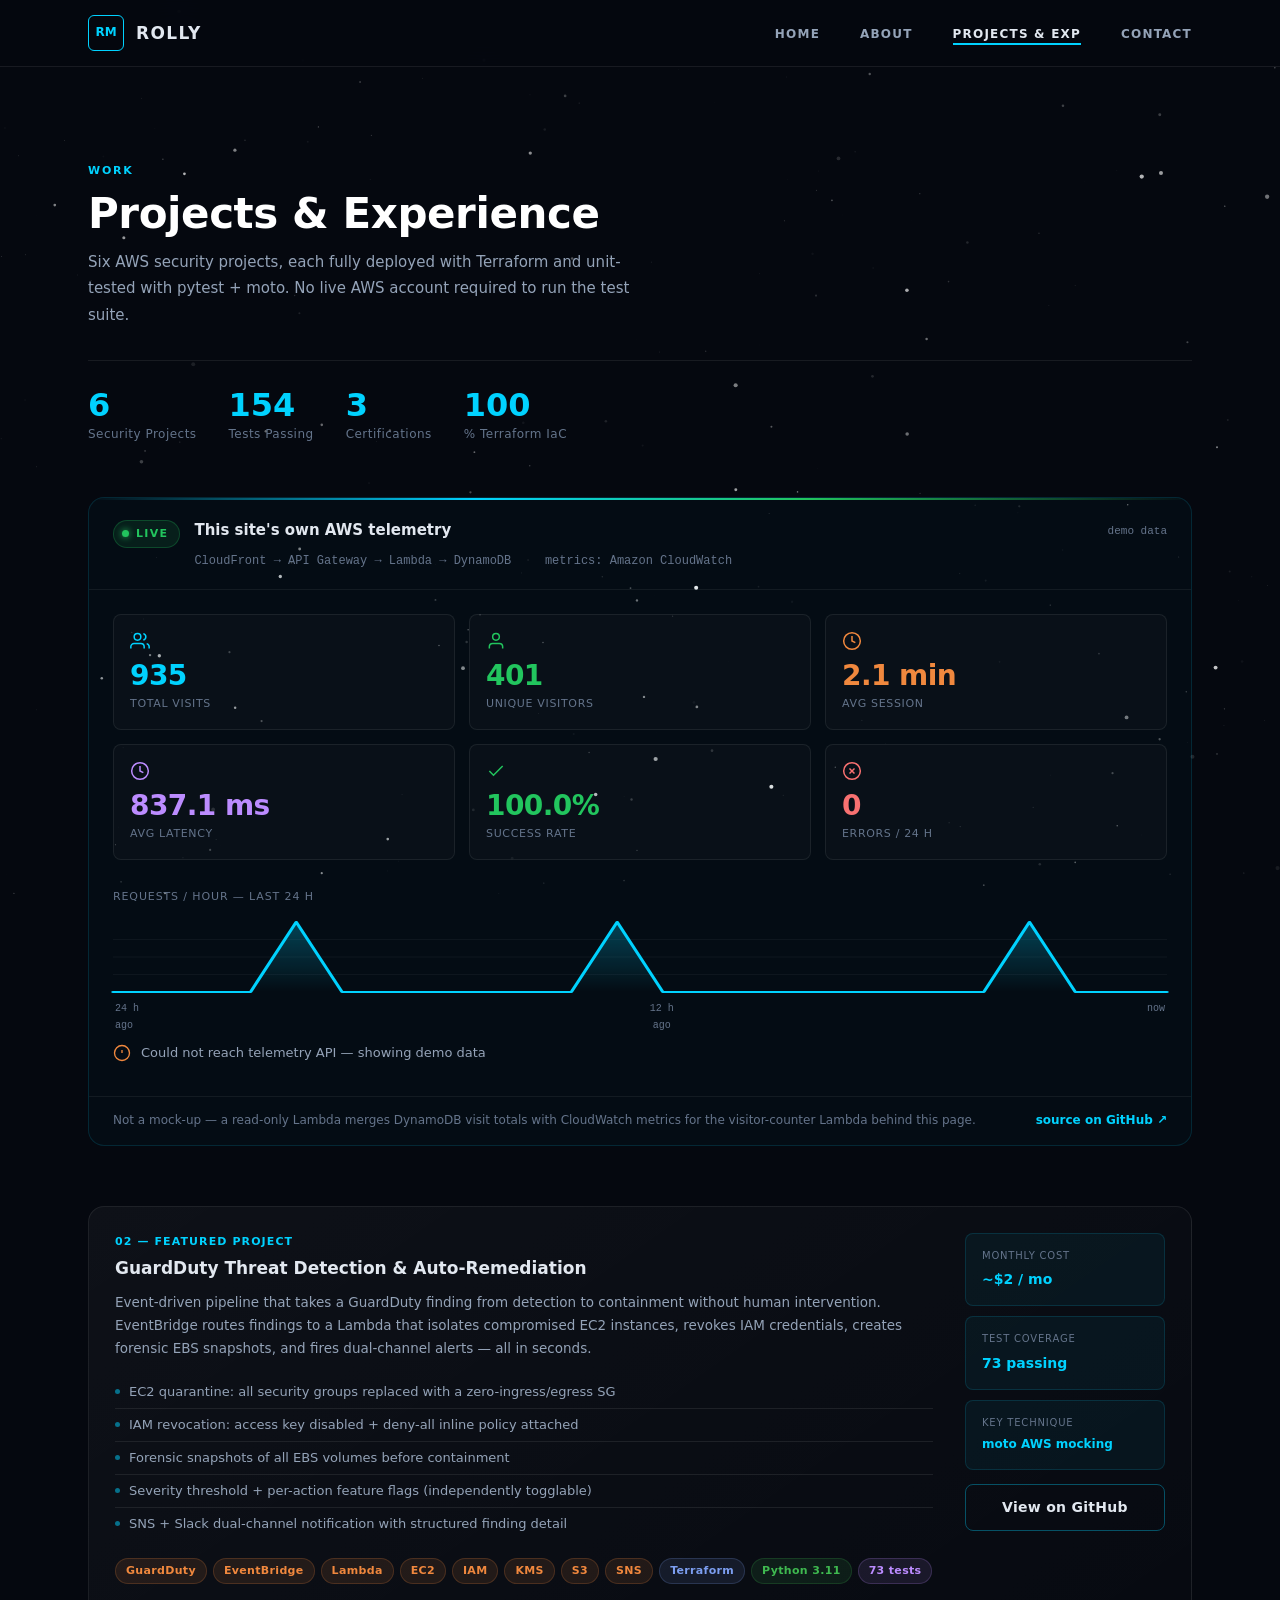
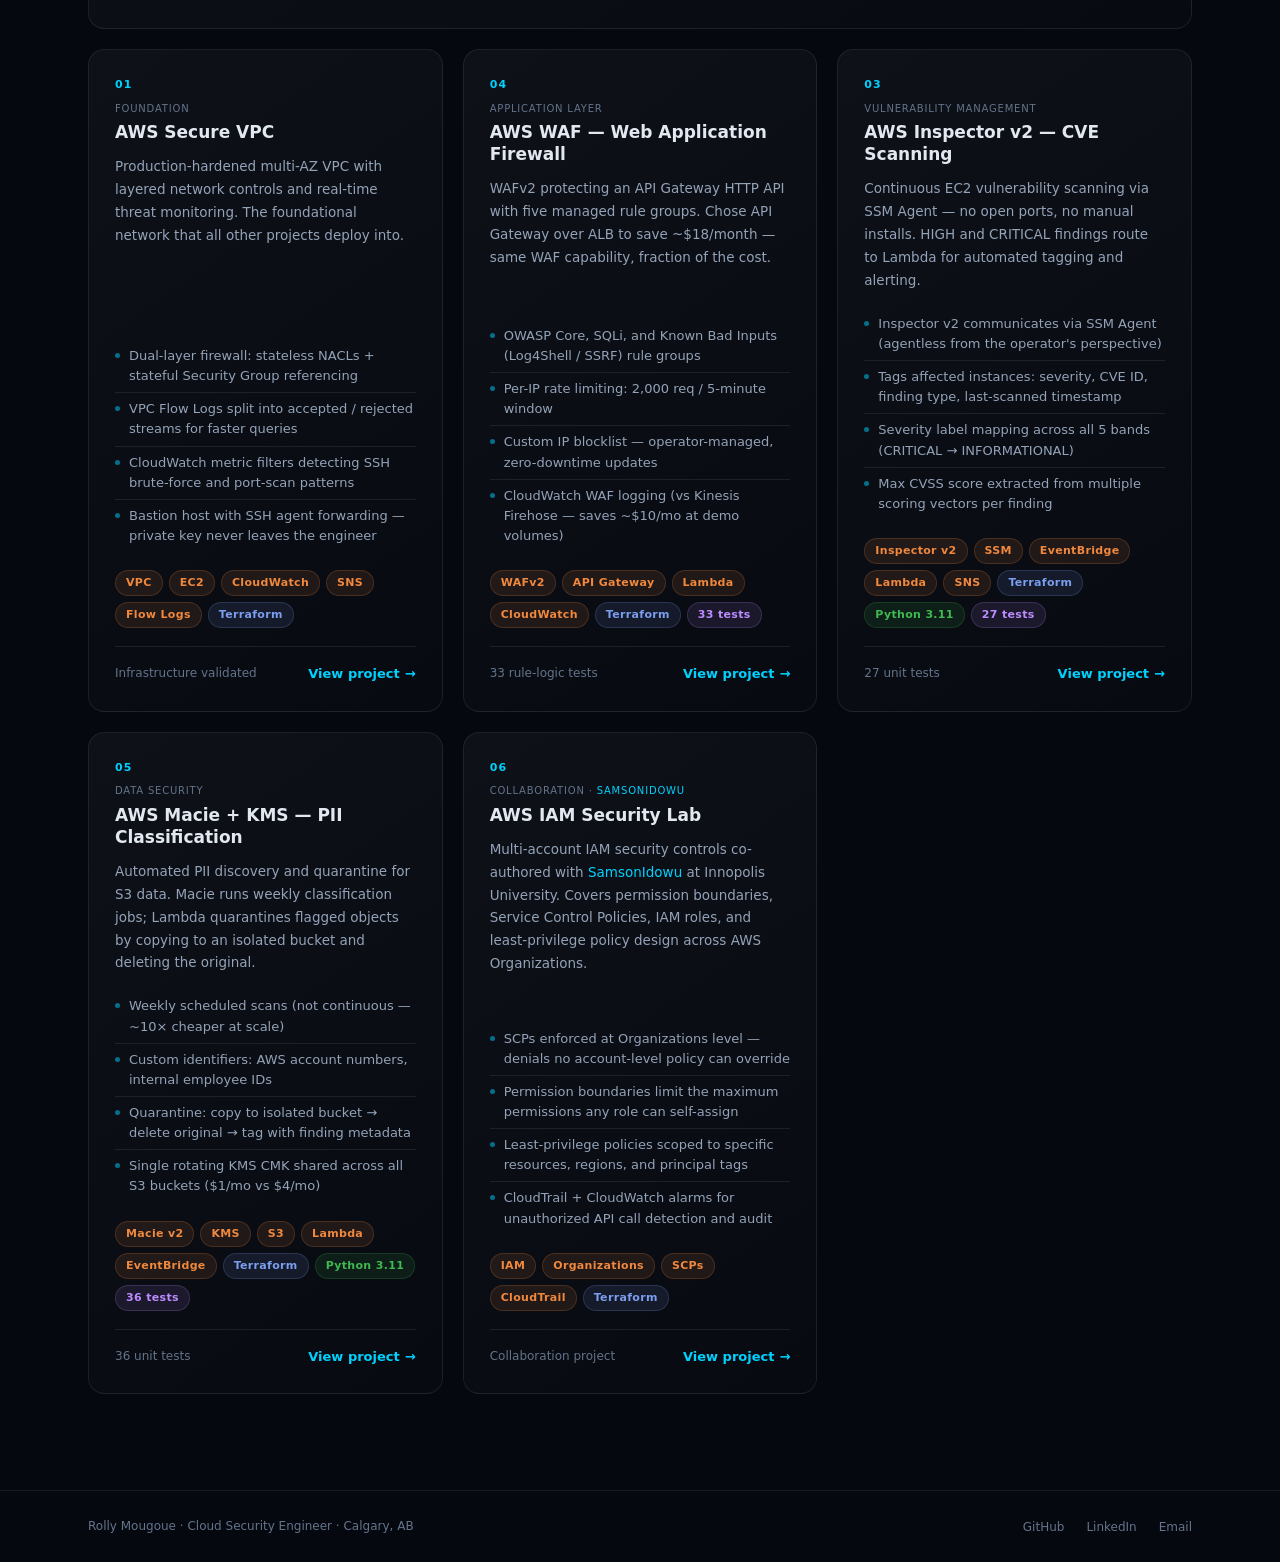
<file: portfolio/projects.html>
<!DOCTYPE html>
<html lang="en">
<head>
  <meta charset="UTF-8">
  <meta name="viewport" content="width=device-width, initial-scale=1.0">
  <meta name="description" content="Rolly Mougoue — AWS Cloud Security projects: GuardDuty, WAF, Inspector, Macie, IAM — all Terraform, all unit-tested.">
  <title>Projects — Rolly Mougoue</title>
  <link rel="stylesheet" href="css/style.css">
</head>
<body>

  <canvas id="starfield-canvas" aria-hidden="true"></canvas>

  <!-- ── Navigation ─────────────────────────────────────────── -->
  <nav class="nav" role="navigation" aria-label="Main navigation">
    <div class="nav-inner">
      <a href="index.html" class="nav-logo" aria-label="Home">
        <div class="nav-logo-box" aria-hidden="true">RM</div>
        ROLLY
      </a>
      <ul class="nav-links" id="nav-links" role="list">
        <li><a href="index.html">HOME</a></li>
        <li><a href="about.html">ABOUT</a></li>
        <li><a href="projects.html">PROJECTS &amp; EXP</a></li>
        <li><a href="contact.html">CONTACT</a></li>
      </ul>
      <button class="nav-toggle" id="nav-toggle"
              aria-label="Toggle navigation" aria-expanded="false">
        <span></span><span></span><span></span>
      </button>
    </div>
  </nav>

  <!-- ── Projects ───────────────────────────────────────────── -->
  <main class="page-content page-enter" style="padding-top:66px;">
    <section class="page-section">
      <div class="container">

        <!-- Header -->
        <div class="projects-header fade-in">
          <span class="section-label">Work</span>
          <h1 class="section-title">Projects &amp; Experience</h1>
          <p class="section-desc">
            Six AWS security projects, each fully deployed with Terraform and unit-tested
            with pytest + moto. No live AWS account required to run the test suite.
          </p>

          <!-- Stats -->
          <div class="stats-row">
            <div class="stat-item">
              <div class="stat-num" data-target="6">0</div>
              <div class="stat-label">Security Projects</div>
            </div>
            <div class="stat-item">
              <div class="stat-num" data-target="154">0</div>
              <div class="stat-label">Tests Passing</div>
            </div>
            <div class="stat-item">
              <div class="stat-num" data-target="3">0</div>
              <div class="stat-label">Certifications</div>
            </div>
            <div class="stat-item">
              <div class="stat-num" data-target="100">0</div>
              <div class="stat-label">% Terraform IaC</div>
            </div>
          </div>
        </div>

        <!-- ── Live AWS Telemetry Widget ──────────────────────── -->
        <div class="telemetry-widget fade-in d1" id="telemetry-widget">

          <div class="tw-header">
            <div class="tw-live-badge">
              <span class="tw-live-dot"></span>
              LIVE
            </div>
            <div class="tw-meta">
              <span class="tw-title">This site's own AWS telemetry</span>
              <span class="tw-arch">
                CloudFront → API Gateway → Lambda → DynamoDB
                <span class="tw-arch-sep">·</span>
                metrics: Amazon CloudWatch
              </span>
            </div>
            <div class="tw-updated" id="tw-updated">updated —</div>
          </div>

          <div class="tw-body">
            <div class="tw-loading" id="tw-loading">
              <span class="tw-spinner"></span>Fetching live metrics…
            </div>

            <div id="tw-data" hidden>
              <div class="tw-stats">

                <div class="tw-stat tws-cyan">
                  <svg class="tws-icon" viewBox="0 0 24 24" fill="none" stroke="currentColor" stroke-width="1.8" aria-hidden="true">
                    <path d="M17 21v-2a4 4 0 00-4-4H5a4 4 0 00-4 4v2"/>
                    <circle cx="9" cy="7" r="4"/>
                    <path d="M23 21v-2a4 4 0 00-3-3.87M16 3.13a4 4 0 010 7.75"/>
                  </svg>
                  <div class="tws-num" id="tw-total">—</div>
                  <div class="tws-label">Total Visits</div>
                </div>

                <div class="tw-stat tws-green">
                  <svg class="tws-icon" viewBox="0 0 24 24" fill="none" stroke="currentColor" stroke-width="1.8" aria-hidden="true">
                    <path d="M20 21v-2a4 4 0 00-4-4H8a4 4 0 00-4 4v2"/>
                    <circle cx="12" cy="7" r="4"/>
                  </svg>
                  <div class="tws-num" id="tw-unique">—</div>
                  <div class="tws-label">Unique Visitors</div>
                </div>

                <div class="tw-stat tws-orange">
                  <svg class="tws-icon" viewBox="0 0 24 24" fill="none" stroke="currentColor" stroke-width="1.8" aria-hidden="true">
                    <circle cx="12" cy="12" r="10"/>
                    <polyline points="12 6 12 12 16 14"/>
                  </svg>
                  <div class="tws-num" id="tw-duration">—</div>
                  <div class="tws-label">Avg Session</div>
                </div>

                <div class="tw-stat tws-purple">
                  <svg class="tws-icon" viewBox="0 0 24 24" fill="none" stroke="currentColor" stroke-width="1.8" aria-hidden="true">
                    <circle cx="12" cy="12" r="10"/>
                    <polyline points="12 6 12 12 16 14"/>
                  </svg>
                  <div class="tws-num" id="tw-latency">—</div>
                  <div class="tws-label">Avg Latency</div>
                </div>

                <div class="tw-stat tws-green2">
                  <svg class="tws-icon" viewBox="0 0 24 24" fill="none" stroke="currentColor" stroke-width="1.8" aria-hidden="true">
                    <polyline points="20 6 9 17 4 12"/>
                  </svg>
                  <div class="tws-num" id="tw-success">—</div>
                  <div class="tws-label">Success Rate</div>
                </div>

                <div class="tw-stat tws-red">
                  <svg class="tws-icon" viewBox="0 0 24 24" fill="none" stroke="currentColor" stroke-width="1.8" aria-hidden="true">
                    <circle cx="12" cy="12" r="10"/>
                    <line x1="15" y1="9" x2="9" y2="15"/>
                    <line x1="9" y1="9" x2="15" y2="15"/>
                  </svg>
                  <div class="tws-num" id="tw-errors">—</div>
                  <div class="tws-label">Errors / 24 h</div>
                </div>

              </div><!-- /tw-stats -->

              <div class="tw-chart-section">
                <div class="tw-chart-label">Requests / hour — last 24 h</div>
                <div class="tw-chart-wrap">
                  <svg id="tw-chart" class="tw-chart" viewBox="0 0 600 80"
                       preserveAspectRatio="none" aria-hidden="true"></svg>
                  <div class="tw-chart-x" id="tw-chart-x"></div>
                </div>
              </div>
            </div><!-- /tw-data -->

            <div id="tw-error" class="tw-err" hidden>
              <svg viewBox="0 0 24 24" fill="none" stroke="currentColor" stroke-width="1.8" aria-hidden="true">
                <circle cx="12" cy="12" r="10"/>
                <line x1="12" y1="8" x2="12" y2="12"/>
                <line x1="12" y1="16" x2="12.01" y2="16"/>
              </svg>
              Could not reach telemetry API — showing demo data
            </div>
          </div><!-- /tw-body -->

          <div class="tw-footer">
            <p class="tw-note">
              Not a mock-up — a read-only Lambda merges DynamoDB visit totals with CloudWatch
              metrics for the visitor-counter Lambda behind this page.
            </p>
            <a href="https://github.com/Rolly-M/Cloud-Security-Portfolio"
               target="_blank" rel="noopener noreferrer" class="tw-src-link">
              source on GitHub ↗
            </a>
          </div>

        </div><!-- /telemetry-widget -->

        <!-- Cards -->
        <div class="projects-grid">

          <!-- 02 — GuardDuty (featured) -->
          <article class="project-card featured fade-in">
            <div class="project-body">
              <div class="project-num">02 — FEATURED PROJECT</div>
              <h2 class="project-title">GuardDuty Threat Detection &amp; Auto-Remediation</h2>
              <p class="project-desc">
                Event-driven pipeline that takes a GuardDuty finding from detection to containment
                without human intervention. EventBridge routes findings to a Lambda that isolates
                compromised EC2 instances, revokes IAM credentials, creates forensic EBS snapshots,
                and fires dual-channel alerts — all in seconds.
              </p>
              <ul class="project-highlights">
                <li>EC2 quarantine: all security groups replaced with a zero-ingress/egress SG</li>
                <li>IAM revocation: access key disabled + deny-all inline policy attached</li>
                <li>Forensic snapshots of all EBS volumes before containment</li>
                <li>Severity threshold + per-action feature flags (independently togglable)</li>
                <li>SNS + Slack dual-channel notification with structured finding detail</li>
              </ul>
              <div class="project-tags">
                <span class="tag tag-aws">GuardDuty</span>
                <span class="tag tag-aws">EventBridge</span>
                <span class="tag tag-aws">Lambda</span>
                <span class="tag tag-aws">EC2</span>
                <span class="tag tag-aws">IAM</span>
                <span class="tag tag-aws">KMS</span>
                <span class="tag tag-aws">S3</span>
                <span class="tag tag-aws">SNS</span>
                <span class="tag tag-iac">Terraform</span>
                <span class="tag tag-lang">Python 3.11</span>
                <span class="tag tag-test">73 tests</span>
              </div>
            </div>
            <div class="project-sidebar">
              <div class="sidebar-stat">
                <div class="ss-label">Monthly cost</div>
                <div class="ss-value">~$2 / mo</div>
              </div>
              <div class="sidebar-stat">
                <div class="ss-label">Test coverage</div>
                <div class="ss-value">73 passing</div>
              </div>
              <div class="sidebar-stat">
                <div class="ss-label">Key technique</div>
                <div class="ss-value" style="font-size:12px;">moto AWS mocking</div>
              </div>
              <a href="https://github.com/Rolly-M/Cloud-Security-Portfolio/tree/main/2%20-%20AWS_Guard_Duty"
                 target="_blank" rel="noopener noreferrer" class="btn btn-outline"
                 style="width:100%;justify-content:center;margin-top:4px;">
                View on GitHub
              </a>
            </div>
          </article>

          <!-- 01 — VPC -->
          <article class="project-card fade-in d1">
            <div class="project-num">01</div>
            <span class="project-small">Foundation</span>
            <h2 class="project-title">AWS Secure VPC</h2>
            <p class="project-desc">
              Production-hardened multi-AZ VPC with layered network controls and real-time
              threat monitoring. The foundational network that all other projects deploy into.
            </p>
            <ul class="project-highlights">
              <li>Dual-layer firewall: stateless NACLs + stateful Security Group referencing</li>
              <li>VPC Flow Logs split into accepted / rejected streams for faster queries</li>
              <li>CloudWatch metric filters detecting SSH brute-force and port-scan patterns</li>
              <li>Bastion host with SSH agent forwarding — private key never leaves the engineer</li>
            </ul>
            <div class="project-tags">
              <span class="tag tag-aws">VPC</span>
              <span class="tag tag-aws">EC2</span>
              <span class="tag tag-aws">CloudWatch</span>
              <span class="tag tag-aws">SNS</span>
              <span class="tag tag-aws">Flow Logs</span>
              <span class="tag tag-iac">Terraform</span>
            </div>
            <div class="project-footer">
              <span class="project-meta">Infrastructure validated</span>
              <a href="https://github.com/Rolly-M/Cloud-Security-Portfolio/tree/main/1%20-%20AWS-Secure-VPC"
                 target="_blank" rel="noopener noreferrer" class="project-link">View project</a>
            </div>
          </article>

          <!-- 04 — WAF -->
          <article class="project-card fade-in d2">
            <div class="project-num">04</div>
            <span class="project-small">Application Layer</span>
            <h2 class="project-title">AWS WAF — Web Application Firewall</h2>
            <p class="project-desc">
              WAFv2 protecting an API Gateway HTTP API with five managed rule groups.
              Chose API Gateway over ALB to save ~$18/month — same WAF capability,
              fraction of the cost.
            </p>
            <ul class="project-highlights">
              <li>OWASP Core, SQLi, and Known Bad Inputs (Log4Shell / SSRF) rule groups</li>
              <li>Per-IP rate limiting: 2,000 req / 5-minute window</li>
              <li>Custom IP blocklist — operator-managed, zero-downtime updates</li>
              <li>CloudWatch WAF logging (vs Kinesis Firehose — saves ~$10/mo at demo volumes)</li>
            </ul>
            <div class="project-tags">
              <span class="tag tag-aws">WAFv2</span>
              <span class="tag tag-aws">API Gateway</span>
              <span class="tag tag-aws">Lambda</span>
              <span class="tag tag-aws">CloudWatch</span>
              <span class="tag tag-iac">Terraform</span>
              <span class="tag tag-test">33 tests</span>
            </div>
            <div class="project-footer">
              <span class="project-meta">33 rule-logic tests</span>
              <a href="https://github.com/Rolly-M/Cloud-Security-Portfolio/tree/main/4%20-%20AWS_WAF"
                 target="_blank" rel="noopener noreferrer" class="project-link">View project</a>
            </div>
          </article>

          <!-- 03 — Inspector -->
          <article class="project-card fade-in d1">
            <div class="project-num">03</div>
            <span class="project-small">Vulnerability Management</span>
            <h2 class="project-title">AWS Inspector v2 — CVE Scanning</h2>
            <p class="project-desc">
              Continuous EC2 vulnerability scanning via SSM Agent — no open ports,
              no manual installs. HIGH and CRITICAL findings route to Lambda for
              automated tagging and alerting.
            </p>
            <ul class="project-highlights">
              <li>Inspector v2 communicates via SSM Agent (agentless from the operator's perspective)</li>
              <li>Tags affected instances: severity, CVE ID, finding type, last-scanned timestamp</li>
              <li>Severity label mapping across all 5 bands (CRITICAL → INFORMATIONAL)</li>
              <li>Max CVSS score extracted from multiple scoring vectors per finding</li>
            </ul>
            <div class="project-tags">
              <span class="tag tag-aws">Inspector v2</span>
              <span class="tag tag-aws">SSM</span>
              <span class="tag tag-aws">EventBridge</span>
              <span class="tag tag-aws">Lambda</span>
              <span class="tag tag-aws">SNS</span>
              <span class="tag tag-iac">Terraform</span>
              <span class="tag tag-lang">Python 3.11</span>
              <span class="tag tag-test">27 tests</span>
            </div>
            <div class="project-footer">
              <span class="project-meta">27 unit tests</span>
              <a href="https://github.com/Rolly-M/Cloud-Security-Portfolio/tree/main/3%20-%20AWS_Inspector"
                 target="_blank" rel="noopener noreferrer" class="project-link">View project</a>
            </div>
          </article>

          <!-- 05 — Macie + KMS -->
          <article class="project-card fade-in d2">
            <div class="project-num">05</div>
            <span class="project-small">Data Security</span>
            <h2 class="project-title">AWS Macie + KMS — PII Classification</h2>
            <p class="project-desc">
              Automated PII discovery and quarantine for S3 data. Macie runs weekly
              classification jobs; Lambda quarantines flagged objects by copying to an
              isolated bucket and deleting the original.
            </p>
            <ul class="project-highlights">
              <li>Weekly scheduled scans (not continuous — ~10× cheaper at scale)</li>
              <li>Custom identifiers: AWS account numbers, internal employee IDs</li>
              <li>Quarantine: copy to isolated bucket → delete original → tag with finding metadata</li>
              <li>Single rotating KMS CMK shared across all S3 buckets ($1/mo vs $4/mo)</li>
            </ul>
            <div class="project-tags">
              <span class="tag tag-aws">Macie v2</span>
              <span class="tag tag-aws">KMS</span>
              <span class="tag tag-aws">S3</span>
              <span class="tag tag-aws">Lambda</span>
              <span class="tag tag-aws">EventBridge</span>
              <span class="tag tag-iac">Terraform</span>
              <span class="tag tag-lang">Python 3.11</span>
              <span class="tag tag-test">36 tests</span>
            </div>
            <div class="project-footer">
              <span class="project-meta">36 unit tests</span>
              <a href="https://github.com/Rolly-M/Cloud-Security-Portfolio/tree/main/5%20-%20AWS_Macie_KMS"
                 target="_blank" rel="noopener noreferrer" class="project-link">View project</a>
            </div>
          </article>

          <!-- 06 — IAM Collaboration -->
          <article class="project-card fade-in d1">
            <div class="project-num">06</div>
            <span class="project-small">
              Collaboration ·
              <a href="https://github.com/SamsonIdowu" target="_blank" rel="noopener noreferrer"
                 style="color:var(--accent);">SamsonIdowu</a>
            </span>
            <h2 class="project-title">AWS IAM Security Lab</h2>
            <p class="project-desc">
              Multi-account IAM security controls co-authored with
              <a href="https://github.com/SamsonIdowu" target="_blank" rel="noopener noreferrer"
                 style="color:var(--accent);">SamsonIdowu</a>
              at Innopolis University. Covers permission boundaries, Service Control Policies,
              IAM roles, and least-privilege policy design across AWS Organizations.
            </p>
            <ul class="project-highlights">
              <li>SCPs enforced at Organizations level — denials no account-level policy can override</li>
              <li>Permission boundaries limit the maximum permissions any role can self-assign</li>
              <li>Least-privilege policies scoped to specific resources, regions, and principal tags</li>
              <li>CloudTrail + CloudWatch alarms for unauthorized API call detection and audit</li>
            </ul>
            <div class="project-tags">
              <span class="tag tag-aws">IAM</span>
              <span class="tag tag-aws">Organizations</span>
              <span class="tag tag-aws">SCPs</span>
              <span class="tag tag-aws">CloudTrail</span>
              <span class="tag tag-iac">Terraform</span>
            </div>
            <div class="project-footer">
              <span class="project-meta">Collaboration project</span>
              <a href="https://github.com/SNE22-INNOPOLIS/AWS-IAM"
                 target="_blank" rel="noopener noreferrer" class="project-link">View project</a>
            </div>
          </article>

        </div><!-- /projects-grid -->
      </div>
    </section>
  </main>

  <!-- ── Footer ─────────────────────────────────────────────── -->
  <footer>
    <div class="container footer-inner">
      <p class="footer-copy">Rolly Mougoue · Cloud Security Engineer · Calgary, AB</p>
      <ul class="footer-links">
        <li><a href="https://github.com/Rolly-M/Cloud-Security-Portfolio"
               target="_blank" rel="noopener noreferrer">GitHub</a></li>
        <li><a href="https://www.linkedin.com/in/rolly-mougoue/"
               target="_blank" rel="noopener noreferrer">LinkedIn</a></li>
        <li><a href="mailto:rollymk25@gmail.com">Email</a></li>
      </ul>
    </div>
  </footer>

  <script src="js/main.js"></script>
</body>
</html>
</file>
<file: portfolio/css/style.css>
/* ============================================================
   Rolly Mougoue — Cloud Security Portfolio
   Dark space theme · Multi-page
   ============================================================ */

/* ── Variables ─────────────────────────────────────────────── */
:root {
  --bg:           #05080f;
  --bg-nav:       rgba(5, 8, 15, 0.94);
  --bg-card:      rgba(255, 255, 255, 0.03);
  --bg-card-h:    rgba(255, 255, 255, 0.06);
  --border:       rgba(255, 255, 255, 0.08);
  --border-a:     rgba(0, 210, 255, 0.28);
  --text:         #e2e8f0;
  --text-muted:   #94a3b8;
  --text-dim:     #64748b;
  --accent:       #00d2ff;
  --accent-glow:  rgba(0, 210, 255, 0.15);
  --green:        #22c55e;
  --orange:       #f0883e;
  --purple:       #bc8cff;
  --font:         'Segoe UI', system-ui, -apple-system, sans-serif;
  --mono:         'Courier New', Courier, monospace;
  --r:            8px;
  --r-lg:         16px;
}

/* ── Reset ─────────────────────────────────────────────────── */
*, *::before, *::after { box-sizing: border-box; margin: 0; padding: 0; }
[hidden] { display: none !important; }
html { scroll-behavior: smooth; }
body {
  background: var(--bg);
  color: var(--text);
  font-family: var(--font);
  line-height: 1.65;
  overflow-x: hidden;
  min-height: 100vh;
  -webkit-font-smoothing: antialiased;
}
a { color: inherit; text-decoration: none; }
img { max-width: 100%; display: block; }
ul { list-style: none; }
button { font-family: var(--font); }

/* ── Canvas Starfield ───────────────────────────────────────── */
#starfield-canvas {
  position: fixed;
  top: 0; left: 0;
  width: 100%; height: 100%;
  pointer-events: none;
  z-index: 0;
}

/* ── Layout ─────────────────────────────────────────────────── */
.container { max-width: 1160px; margin: 0 auto; padding: 0 28px; }
.page-content { position: relative; z-index: 1; }

/* ── Navigation ─────────────────────────────────────────────── */
.nav {
  position: fixed;
  top: 0;
  left: 0;
  right: 0;
  z-index: 100;
  background: var(--bg-nav);
  backdrop-filter: blur(14px);
  -webkit-backdrop-filter: blur(14px);
  border-bottom: 1px solid var(--border);
}
.nav-inner {
  display: flex;
  flex-direction: row;
  align-items: center;
  justify-content: space-between;
  height: 66px;
  max-width: 1160px;
  margin: 0 auto;
  padding: 0 28px;
}
.nav-logo {
  display: inline-flex;
  flex-direction: row;
  align-items: center;
  gap: 12px;
  font-weight: 700;
  font-size: 17px;
  letter-spacing: 0.08em;
  color: var(--text);
  transition: opacity .2s;
  white-space: nowrap;
}
.nav-logo:hover { opacity: 0.85; }
.nav-logo-box {
  width: 36px; height: 36px;
  border: 1.5px solid var(--accent);
  border-radius: 6px;
  display: flex;
  align-items: center;
  justify-content: center;
  font-size: 12px;
  font-weight: 800;
  color: var(--accent);
  letter-spacing: 0;
  flex-shrink: 0;
}
.nav-links {
  display: flex;
  align-items: center;
  gap: 40px;
}
.nav-links a {
  font-size: 12px;
  font-weight: 600;
  letter-spacing: 0.1em;
  color: var(--text-muted);
  transition: color .2s;
  position: relative;
  padding-bottom: 3px;
}
.nav-links a::after {
  content: '';
  position: absolute;
  bottom: -1px; left: 0; right: 0;
  height: 2px;
  background: var(--accent);
  transform: scaleX(0);
  transform-origin: left;
  transition: transform .2s;
}
.nav-links a:hover { color: var(--text); }
.nav-links a.active { color: var(--text); }
.nav-links a.active::after { transform: scaleX(1); }

/* Mobile toggle */
.nav-toggle {
  display: none;
  flex-direction: column;
  gap: 5px;
  background: none;
  border: none;
  cursor: pointer;
  padding: 4px;
}
.nav-toggle span {
  display: block;
  width: 22px; height: 2px;
  background: var(--text-muted);
  border-radius: 2px;
  transition: .2s;
}

/* ── Buttons ─────────────────────────────────────────────────── */
.btn {
  display: inline-flex;
  align-items: center;
  gap: 8px;
  padding: 11px 22px;
  border-radius: var(--r);
  font-size: 14px;
  font-weight: 600;
  letter-spacing: .02em;
  cursor: pointer;
  border: none;
  transition: all .2s;
}
.btn-primary {
  background: linear-gradient(120deg, #00d2ff 0%, #0094c8 100%);
  color: #05080f;
  font-weight: 700;
}
.btn-primary:hover {
  background: linear-gradient(120deg, #33ddff 0%, #00b8e8 100%);
  transform: translateY(-2px);
  box-shadow: 0 8px 28px rgba(0,210,255,.45);
}
.btn-outline {
  background: transparent;
  border: 1.5px solid rgba(0,210,255,.35);
  color: var(--text);
}
.btn-outline:hover {
  background: var(--accent-glow);
  border-color: var(--accent);
  color: var(--accent);
}
.btn-ghost {
  background: transparent;
  border: 1.5px solid var(--border);
  color: var(--text-muted);
}
.btn-ghost:hover {
  background: var(--bg-card-h);
  color: var(--text);
  border-color: rgba(255,255,255,.18);
}

/* ── Hero ────────────────────────────────────────────────────── */
.hero {
  min-height: 100vh;
  display: flex;
  flex-direction: column;
  position: relative;
  padding-top: 66px;
}
/* Ambient radial glow behind hero text */
.hero::before {
  content: '';
  position: absolute;
  width: 900px; height: 900px;
  left: -5%; top: 50%;
  transform: translateY(-50%);
  background: radial-gradient(circle, rgba(0,210,255,0.07) 0%, transparent 62%);
  pointer-events: none;
  z-index: 0;
  animation: ambientPulse 8s ease-in-out infinite;
}
@keyframes ambientPulse {
  0%, 100% { opacity: 0.7; transform: translateY(-50%) scale(1); }
  50%       { opacity: 1.0; transform: translateY(-50%) scale(1.08); }
}
.hero-content {
  flex: 1;
  display: flex;
  flex-direction: row;
  align-items: center;
  gap: 64px;
  padding: 80px 28px 120px;
  max-width: 1160px;
  margin: 0 auto;
  width: 100%;
}
.hero-left { flex: 1; min-width: 0; }
.hero-name {
  font-size: clamp(40px, 6vw, 76px);
  font-weight: 800;
  line-height: 1.08;
  color: var(--text);
  background: linear-gradient(115deg, #ffffff 25%, #b8eeff 65%, #00d2ff 100%);
  -webkit-background-clip: text;
  -webkit-text-fill-color: transparent;
  background-clip: text;
  margin-bottom: 18px;
  letter-spacing: -.02em;
}
.hero-type-line {
  font-family: var(--mono);
  font-size: clamp(15px, 2vw, 20px);
  color: var(--accent);
  margin-bottom: 22px;
  min-height: 30px;
  display: flex;
  align-items: center;
  gap: 1px;
}
.hero-cursor {
  display: inline-block;
  width: 2px;
  height: 1.1em;
  background: var(--accent);
  margin-left: 1px;
  animation: blink .8s step-end infinite;
}
@keyframes blink { 50% { opacity: 0; } }

.hero-subtitle {
  font-size: 15px;
  color: var(--text-muted);
  line-height: 1.75;
  max-width: 500px;
  margin-bottom: 36px;
}
.hero-actions { display: flex; gap: 12px; flex-wrap: wrap; }

/* ── Photo ───────────────────────────────────────────────────── */
.hero-photo {
  position: relative;
  width: 270px;
  height: 270px;
  min-width: 270px;
  flex-shrink: 0;
}
/* RGB glow — sits behind the ring */
.photo-glow {
  position: absolute;
  top: 0; left: 0;
  width: 270px; height: 270px;
  border-radius: 50%;
  z-index: 0;
  animation: rgbGlow 5s ease-in-out infinite;
}
@keyframes rgbGlow {
  0%,  100% { box-shadow: 0 0 55px 22px rgba(255,0,110,0.60), 0 0 110px 50px rgba(255,0,110,0.18); }
  25%        { box-shadow: 0 0 55px 22px rgba(0,160,255,0.60), 0 0 110px 50px rgba(0,160,255,0.18); }
  50%        { box-shadow: 0 0 55px 22px rgba(50,255,120,0.55), 0 0 110px 50px rgba(50,255,120,0.16); }
  75%        { box-shadow: 0 0 55px 22px rgba(170,0,255,0.60), 0 0 110px 50px rgba(170,0,255,0.18); }
}

.photo-ring {
  position: absolute;
  top: -5px;
  left: -5px;
  right: -5px;
  bottom: -5px;
  border-radius: 50%;
  background: conic-gradient(
    #ff0080, #ff4400, #ffcc00,
    #00ff88, #00aaff, #8800ff, #ff0080
  );
  animation: spinRing 5s linear infinite;
  z-index: 1;
}
@keyframes spinRing { to { transform: rotate(360deg); } }

.photo-inner {
  position: absolute;
  top: 5px;
  left: 5px;
  right: 5px;
  bottom: 5px;
  width: 260px;
  height: 260px;
  border-radius: 50%;
  overflow: hidden;
  background: #0a1220;
  z-index: 2;
}
.photo-inner img {
  width: 100%;
  height: 100%;
  object-fit: cover;
  display: none;
}
.photo-inner img.loaded { display: block; }
.photo-placeholder {
  width: 100%;
  height: 100%;
  display: flex;
  flex-direction: column;
  align-items: center;
  justify-content: center;
  gap: 10px;
  color: var(--text-dim);
  font-size: 12px;
  letter-spacing: .04em;
  text-align: center;
  padding: 20px;
}
.photo-placeholder svg {
  width: 48px; height: 48px;
  opacity: .25;
}

/* ── Ticker ──────────────────────────────────────────────────── */
.ticker {
  border-top: 1px solid var(--border);
  background: rgba(5,8,15,.7);
  padding: 13px 0;
  overflow: hidden;
  flex-shrink: 0;
}
.ticker-track {
  display: flex;
  white-space: nowrap;
  animation: tickerScroll 32s linear infinite;
  width: max-content;
}
.ticker-item {
  display: inline-flex;
  align-items: center;
  gap: 10px;
  padding: 0 32px;
  font-size: 11px;
  font-weight: 700;
  letter-spacing: .1em;
  text-transform: uppercase;
  color: var(--text-dim);
}
.ticker-item .dot {
  width: 5px; height: 5px;
  border-radius: 50%;
  background: var(--accent);
  opacity: .5;
  flex-shrink: 0;
}
@keyframes tickerScroll {
  from { transform: translateX(0); }
  to   { transform: translateX(-50%); }
}

/* ── Section base ────────────────────────────────────────────── */
.page-section {
  padding: 96px 0;
  position: relative;
  z-index: 1;
}
.section-label {
  display: block;
  font-size: 11px;
  font-weight: 700;
  letter-spacing: .16em;
  color: var(--accent);
  text-transform: uppercase;
  margin-bottom: 10px;
}
.section-title {
  font-size: clamp(26px, 4vw, 42px);
  font-weight: 800;
  color: var(--text);
  background: linear-gradient(110deg, #ffffff 55%, #7ad8f5 100%);
  -webkit-background-clip: text;
  -webkit-text-fill-color: transparent;
  background-clip: text;
  line-height: 1.12;
  letter-spacing: -.01em;
}
.section-desc {
  font-size: 15px;
  color: var(--text-muted);
  margin-top: 12px;
  max-width: 580px;
  line-height: 1.75;
}

/* ── About ───────────────────────────────────────────────────── */
.about-grid {
  display: grid;
  grid-template-columns: 1fr 320px;
  gap: 64px;
  align-items: start;
}
.about-heading {
  font-size: clamp(22px, 3vw, 36px);
  font-weight: 800;
  color: var(--text);
  line-height: 1.18;
  margin-bottom: 28px;
  letter-spacing: -.01em;
}
.about-bio p {
  color: var(--text-muted);
  font-size: 15px;
  line-height: 1.8;
  margin-bottom: 16px;
}
.about-bio p:last-of-type { margin-bottom: 0; }
.about-bio strong { color: var(--text); font-weight: 600; }
.about-actions { display: flex; gap: 12px; flex-wrap: wrap; margin-top: 32px; }

/* Sidebar boxes */
.sidebar-box {
  background: var(--bg-card);
  border: 1px solid var(--border);
  border-radius: var(--r-lg);
  padding: 24px;
  margin-bottom: 20px;
}
.sidebar-box:last-child { margin-bottom: 0; }
.sidebar-title {
  font-size: 10px;
  font-weight: 800;
  letter-spacing: .16em;
  color: var(--accent);
  text-transform: uppercase;
  margin-bottom: 18px;
}
.facts-table { width: 100%; border-collapse: collapse; }
.facts-table tr { border-bottom: 1px solid var(--border); }
.facts-table tr:last-child { border-bottom: none; }
.facts-table td {
  padding: 10px 0;
  font-size: 13px;
  line-height: 1.4;
  vertical-align: top;
}
.facts-table td:first-child {
  color: var(--text-muted);
  width: 100px;
  padding-right: 8px;
}
.facts-table td:last-child {
  color: var(--text);
  font-weight: 500;
  text-align: right;
}
.avail-cell {
  display: flex;
  align-items: center;
  gap: 6px;
  justify-content: flex-end;
}
.avail-dot {
  width: 7px; height: 7px;
  border-radius: 50%;
  background: var(--green);
  animation: pulse 2.2s ease-in-out infinite;
}
@keyframes pulse { 50% { opacity: .35; } }

.cert-row {
  display: flex;
  justify-content: space-between;
  align-items: center;
  padding: 10px 0;
  border-bottom: 1px solid var(--border);
  font-size: 13px;
  gap: 8px;
}
.cert-row:last-child { border-bottom: none; }
.cert-name { color: var(--text-muted); flex: 1; }
.cert-date { color: var(--text-dim); font-size: 11px; white-space: nowrap; }

/* ── Projects ────────────────────────────────────────────────── */
.projects-header { margin-bottom: 52px; }
.stats-row {
  display: flex;
  gap: 32px;
  flex-wrap: wrap;
  margin-top: 32px;
  padding-top: 28px;
  border-top: 1px solid var(--border);
}
.stat-item { }
.stat-num {
  font-size: 32px;
  font-weight: 800;
  color: var(--accent);
  line-height: 1;
}
.stat-label {
  font-size: 12px;
  color: var(--text-dim);
  letter-spacing: .04em;
  margin-top: 4px;
}

.projects-grid {
  display: grid;
  grid-template-columns: repeat(auto-fill, minmax(340px, 1fr));
  gap: 20px;
}
.project-card {
  background: linear-gradient(145deg, rgba(255,255,255,0.04) 0%, rgba(255,255,255,0.01) 100%);
  border: 1px solid var(--border);
  border-radius: var(--r-lg);
  padding: 26px;
  display: flex;
  flex-direction: column;
  transition: border-color .25s, transform .25s, box-shadow .25s, background .25s;
}
.project-card:hover {
  border-color: rgba(0,210,255,0.35);
  transform: translateY(-3px);
  background: linear-gradient(145deg, rgba(0,210,255,0.06) 0%, rgba(255,255,255,0.02) 100%);
  box-shadow: 0 14px 48px rgba(0,210,255,0.10), 0 0 0 1px rgba(0,210,255,0.12);
}
.project-card.featured {
  grid-column: 1 / -1;
  display: grid;
  grid-template-columns: 1fr 200px;
  gap: 32px;
  align-items: start;
}
.project-card.featured .project-body { display: flex; flex-direction: column; }
.project-num {
  font-size: 11px;
  font-weight: 700;
  color: var(--accent);
  letter-spacing: .1em;
  margin-bottom: 6px;
}
.project-small {
  display: block;
  font-size: 10px;
  color: var(--text-dim);
  letter-spacing: .08em;
  text-transform: uppercase;
  margin-bottom: 4px;
}
.project-title {
  font-size: 17px;
  font-weight: 700;
  color: var(--text);
  line-height: 1.3;
  margin-bottom: 12px;
}
.project-desc {
  font-size: 13.5px;
  color: var(--text-muted);
  line-height: 1.7;
  margin-bottom: 16px;
  flex: 1;
}
.project-highlights {
  margin-bottom: 18px;
}
.project-highlights li {
  font-size: 13px;
  color: var(--text-muted);
  padding: 6px 0 6px 14px;
  position: relative;
  border-bottom: 1px solid var(--border);
  line-height: 1.55;
}
.project-highlights li:last-child { border-bottom: none; }
.project-highlights li::before {
  content: '';
  position: absolute;
  left: 0; top: 13px;
  width: 5px; height: 5px;
  border-radius: 50%;
  background: var(--accent);
  opacity: .5;
}
.project-tags {
  display: flex;
  flex-wrap: wrap;
  gap: 6px;
  margin-bottom: 18px;
}
.tag {
  font-size: 11px;
  font-weight: 600;
  padding: 3px 10px;
  border-radius: 20px;
  letter-spacing: .03em;
}
.tag-aws  { background: rgba(240,136,62,.1);  color: #f0883e; border: 1px solid rgba(240,136,62,.2); }
.tag-iac  { background: rgba(124,158,240,.1); color: #7c9ef0; border: 1px solid rgba(124,158,240,.2); }
.tag-lang { background: rgba(63,185,80,.1);   color: #3fb950; border: 1px solid rgba(63,185,80,.2); }
.tag-test { background: rgba(188,140,255,.1); color: #bc8cff; border: 1px solid rgba(188,140,255,.2); }

.project-footer {
  display: flex;
  justify-content: space-between;
  align-items: center;
  padding-top: 16px;
  border-top: 1px solid var(--border);
  margin-top: auto;
}
.project-meta { font-size: 12px; color: var(--text-dim); }
.project-link {
  font-size: 13px;
  font-weight: 600;
  color: var(--accent);
  display: inline-flex;
  align-items: center;
  gap: 5px;
  transition: gap .2s;
}
.project-link:hover { gap: 9px; }
.project-link::after { content: '→'; }

.project-sidebar {
  display: flex;
  flex-direction: column;
  gap: 10px;
}
.sidebar-stat {
  background: rgba(0,210,255,.05);
  border: 1px solid rgba(0,210,255,.14);
  border-radius: var(--r);
  padding: 14px 16px;
}
.ss-label {
  font-size: 10px;
  color: var(--text-dim);
  text-transform: uppercase;
  letter-spacing: .08em;
  margin-bottom: 4px;
}
.ss-value {
  font-size: 14px;
  font-weight: 700;
  color: var(--accent);
}

/* ── Contact ─────────────────────────────────────────────────── */
.contact-section {
  padding: 60px 0 100px;
  position: relative;
  z-index: 1;
}
.contact-hero {
  text-align: center;
  margin-bottom: 56px;
}
.contact-heading {
  font-size: 58px;
  font-weight: 800;
  letter-spacing: -0.03em;
  line-height: 1.1;
  background: linear-gradient(110deg, #ffffff 45%, #7ad8f5 100%);
  -webkit-background-clip: text;
  -webkit-text-fill-color: transparent;
  background-clip: text;
  margin-bottom: 18px;
}
.contact-subhead {
  color: var(--text-muted);
  font-size: 15.5px;
  line-height: 1.75;
  max-width: 560px;
  margin: 0 auto;
}
.contact-card {
  display: grid;
  grid-template-columns: 1fr 1.35fr;
  background: rgba(255,255,255,0.025);
  border: 1px solid rgba(255,255,255,0.09);
  border-radius: 22px;
  overflow: hidden;
}
.contact-left {
  padding: 52px 44px;
  background: rgba(0,210,255,0.02);
  border-right: 1px solid rgba(255,255,255,0.07);
  display: flex;
  flex-direction: column;
}
.contact-right {
  padding: 52px 48px;
}
.cc-title {
  font-size: 19px;
  font-weight: 700;
  color: var(--text);
  letter-spacing: -0.01em;
  margin-bottom: 10px;
}
.cc-desc {
  font-size: 13.5px;
  color: var(--text-muted);
  line-height: 1.75;
  margin-bottom: 36px;
}
.ci-rows {
  display: flex;
  flex-direction: column;
  gap: 26px;
  margin-bottom: 36px;
}
.ci-row { display: flex; gap: 16px; align-items: flex-start; }
.ci-icon {
  width: 42px; height: 42px;
  flex-shrink: 0;
  background: rgba(255,255,255,0.05);
  border: 1px solid rgba(255,255,255,0.10);
  border-radius: 12px;
  display: flex; align-items: center; justify-content: center;
  color: var(--accent);
}
.ci-icon svg { width: 17px; height: 17px; }
.ci-info { display: flex; flex-direction: column; gap: 5px; padding-top: 2px; }
.ci-label {
  font-size: 10px;
  font-weight: 700;
  letter-spacing: 0.14em;
  text-transform: uppercase;
  color: var(--text-dim);
}
.ci-val-row { display: flex; align-items: center; gap: 8px; }
.ci-value {
  font-size: 13.5px;
  color: var(--text);
  line-height: 1.4;
}
a.ci-value { transition: color .2s; }
a.ci-value:hover { color: var(--accent); }
.ci-copy {
  background: none;
  border: none;
  cursor: pointer;
  color: var(--text-dim);
  padding: 3px;
  border-radius: 5px;
  display: flex;
  flex-shrink: 0;
  transition: color .2s;
}
.ci-copy:hover { color: var(--accent); }
.ci-copy svg { width: 13px; height: 13px; }
.social-row { display: flex; gap: 10px; margin-top: auto; padding-top: 36px; }
.social-btn {
  width: 40px; height: 40px;
  background: rgba(255,255,255,0.04);
  border: 1px solid rgba(255,255,255,0.09);
  border-radius: 11px;
  display: flex; align-items: center; justify-content: center;
  color: var(--text-dim);
  transition: color .2s, border-color .2s, background .2s;
}
.social-btn:hover {
  color: var(--accent);
  border-color: rgba(0,210,255,0.35);
  background: rgba(0,210,255,0.07);
}
.social-btn svg { width: 15px; height: 15px; }

/* form */
.contact-form { display: flex; flex-direction: column; gap: 20px; margin-top: 28px; }
.form-row { display: grid; grid-template-columns: 1fr 1fr; gap: 16px; }
.form-group { display: flex; flex-direction: column; gap: 7px; }
.form-label {
  font-size: 10px;
  font-weight: 700;
  letter-spacing: 0.13em;
  color: var(--text-dim);
  text-transform: uppercase;
}
.form-input, .form-textarea {
  background: rgba(255,255,255,0.04);
  border: 1px solid rgba(255,255,255,0.10);
  border-radius: 9px;
  padding: 13px 15px;
  font-size: 14px;
  font-family: var(--font);
  color: var(--text);
  outline: none;
  width: 100%;
  transition: border-color .2s, box-shadow .2s, background .2s;
}
.form-input::placeholder, .form-textarea::placeholder { color: var(--text-dim); opacity: .7; }
.form-input:focus, .form-textarea:focus {
  border-color: rgba(0,210,255,0.55);
  background: rgba(0,210,255,0.03);
  box-shadow: 0 0 0 3px rgba(0,210,255,0.10);
}
.form-textarea { resize: vertical; min-height: 130px; }
.btn-send {
  display: flex;
  align-items: center;
  justify-content: center;
  gap: 9px;
  padding: 14px 26px;
  background: linear-gradient(90deg, #0096c7 0%, #00d2ff 100%);
  color: #fff;
  font-size: 15px;
  font-weight: 700;
  border: none;
  border-radius: 9px;
  cursor: pointer;
  transition: opacity .2s, transform .2s, box-shadow .2s;
  font-family: var(--font);
  letter-spacing: 0.01em;
  margin-top: 4px;
}
.btn-send:hover {
  opacity: 0.90;
  transform: translateY(-2px);
  box-shadow: 0 10px 32px rgba(0,210,255,0.35);
}
.btn-send svg { width: 15px; height: 15px; }
.form-success {
  display: flex;
  align-items: flex-start;
  gap: 14px;
  padding: 18px 20px;
  background: rgba(34,197,94,0.08);
  border: 1px solid rgba(34,197,94,0.25);
  border-radius: 10px;
  margin-bottom: 24px;
  color: var(--green);
}
.form-success svg { width: 22px; height: 22px; flex-shrink: 0; margin-top: 2px; }
.form-success strong { display: block; font-size: 14px; margin-bottom: 3px; }
.form-success p { font-size: 13px; color: var(--text-muted); margin: 0; }
.avail-badge {
  display: inline-flex;
  align-items: center;
  gap: 8px;
  padding: 9px 18px;
  background: rgba(34,197,94,.10);
  border: 1px solid rgba(34,197,94,.22);
  border-radius: 20px;
  font-size: 13px;
  font-weight: 600;
  color: var(--green);
}

/* ── Metrics ─────────────────────────────────────────────────── */
.metrics-section {
  padding: 96px 0 104px;
  position: relative;
  z-index: 1;
  overflow: hidden;
}
.metrics-section::before {
  content: '';
  position: absolute;
  top: 0; left: 50%;
  transform: translateX(-50%);
  width: 70%; max-width: 720px;
  height: 1px;
  background: linear-gradient(90deg, transparent, rgba(0,210,255,0.35), transparent);
}
/* ambient sweep animation */
.metrics-section::after {
  content: '';
  position: absolute;
  top: 0; left: -100%;
  width: 60%; height: 100%;
  background: linear-gradient(90deg, transparent, rgba(0,210,255,0.015), transparent);
  animation: metricsSweep 7s ease-in-out infinite;
  pointer-events: none;
}
@keyframes metricsSweep {
  0%   { left: -60%; }
  100% { left: 160%; }
}
.metrics-hd {
  text-align: center;
  margin-bottom: 64px;
}
.metrics-title { justify-content: center; }
.metrics-desc { text-align: center; max-width: 520px; margin: 0 auto; }
.metrics-grid {
  display: grid;
  grid-template-columns: repeat(5, 1fr);
  gap: 14px;
}

/* color variants */
.mc-cyan   { --mc: #00d2ff; }
.mc-green  { --mc: #22c55e; }
.mc-orange { --mc: #f0883e; }
.mc-purple { --mc: #bc8cff; }
.mc-blue   { --mc: #60a5fa; }

.metric-card {
  border-radius: 18px;
  padding: 36px 16px 30px;
  text-align: center;
  position: relative;
  overflow: hidden;
  border: 1px solid rgba(255,255,255,0.07);
  background: rgba(255,255,255,0.025);
  transition: transform .35s, border-color .35s, box-shadow .35s;
  cursor: default;
}
/* radial glow from top (hidden until hover) */
.metric-card::after {
  content: '';
  position: absolute;
  top: -40%; left: 50%;
  transform: translateX(-50%);
  width: 180%; height: 200%;
  border-radius: 50%;
  background: radial-gradient(ellipse at top, var(--mc) 0%, transparent 60%);
  opacity: 0;
  transition: opacity .4s;
  pointer-events: none;
}
.metric-card:hover::after { opacity: 0.07; }
/* bottom accent line */
.metric-card::before {
  content: '';
  position: absolute;
  bottom: 0; left: 10%; right: 10%;
  height: 2px;
  border-radius: 1px;
  background: linear-gradient(90deg, transparent, var(--mc), transparent);
  opacity: 0.45;
  transition: opacity .35s, left .35s, right .35s;
}
.metric-card:hover {
  transform: translateY(-6px);
  border-color: var(--mc);
  box-shadow: 0 0 0 1px var(--mc),
              0 24px 60px rgba(0,0,0,0.45),
              0 0 50px rgba(0,0,0,0.2);
}
.metric-card:hover::before { opacity: 1; left: 0; right: 0; }

.mc-icon {
  width: 50px; height: 50px;
  margin: 0 auto 22px;
  border-radius: 14px;
  display: flex; align-items: center; justify-content: center;
  color: var(--mc);
  transition: transform .3s;
}
.mc-cyan   .mc-icon { background: rgba(0,210,255,0.10);  border: 1px solid rgba(0,210,255,0.25); }
.mc-green  .mc-icon { background: rgba(34,197,94,0.10);  border: 1px solid rgba(34,197,94,0.25); }
.mc-orange .mc-icon { background: rgba(240,136,62,0.10); border: 1px solid rgba(240,136,62,0.25); }
.mc-purple .mc-icon { background: rgba(188,140,255,0.10);border: 1px solid rgba(188,140,255,0.25); }
.mc-blue   .mc-icon { background: rgba(96,165,250,0.10); border: 1px solid rgba(96,165,250,0.25); }
.mc-icon svg { width: 22px; height: 22px; }
.metric-card:hover .mc-icon { transform: scale(1.12); }

.mc-num {
  font-size: 54px;
  font-weight: 900;
  line-height: 1;
  color: var(--mc);
  margin-bottom: 10px;
  font-variant-numeric: tabular-nums;
  letter-spacing: -0.025em;
  text-shadow: 0 0 32px var(--mc);
}
.mc-lbl {
  font-size: 10px;
  font-weight: 700;
  color: var(--text-dim);
  letter-spacing: 0.10em;
  text-transform: uppercase;
  line-height: 1.65;
}

/* ── Skill Matrix ─────────────────────────────────────────────── */
.skills-section {
  padding: 80px 0 100px;
  position: relative;
  z-index: 1;
}
.sm-header { margin-bottom: 52px; }
.skill-matrix {
  display: grid;
  grid-template-columns: repeat(2, 1fr);
  gap: 18px;
}
.skill-category {
  background: rgba(255,255,255,0.02);
  border: 1px solid rgba(255,255,255,0.07);
  border-left: 3px solid var(--cat-c, var(--accent));
  border-radius: var(--r-lg);
  padding: 26px 28px 20px;
  transition: border-color .25s, box-shadow .25s;
}
.skill-category:hover {
  box-shadow: 0 0 0 1px rgba(var(--cat-rgb, 0,210,255), 0.12),
              0 12px 40px rgba(0,0,0,0.3);
}
.skill-cat-title {
  font-size: 10px;
  font-weight: 800;
  letter-spacing: 0.14em;
  color: var(--cat-c, var(--accent));
  text-transform: uppercase;
  margin-bottom: 20px;
  display: flex;
  align-items: center;
  gap: 10px;
}
.sct-icon {
  width: 28px; height: 28px;
  border-radius: 8px;
  background: rgba(var(--cat-rgb, 0,210,255), 0.10);
  display: flex; align-items: center; justify-content: center;
  flex-shrink: 0;
}
.sct-icon svg { width: 14px; height: 14px; stroke: var(--cat-c, var(--accent)); }
.skill-rows { display: flex; flex-direction: column; }
.skill-row {
  display: flex;
  align-items: center;
  gap: 14px;
  padding: 9px 0;
  border-bottom: 1px solid rgba(255,255,255,0.04);
}
.skill-row:last-child { border-bottom: none; }
.skill-name {
  flex: 0 0 148px;
  font-size: 12.5px;
  color: var(--text-muted);
  transition: color .15s;
  white-space: nowrap;
}
.skill-row:hover .skill-name { color: var(--text); }
.skill-track {
  flex: 1;
  height: 5px;
  background: rgba(255,255,255,0.07);
  border-radius: 3px;
  overflow: hidden;
}
.skill-fill {
  height: 100%;
  width: 0;
  border-radius: 3px;
  background: linear-gradient(90deg, var(--cat-c, var(--accent)), rgba(255,255,255,0.6));
  transition: width 1.1s cubic-bezier(0.4, 0, 0.2, 1);
  box-shadow: 0 0 6px var(--cat-c, var(--accent));
}

/* ── Footer ──────────────────────────────────────────────────── */
footer {
  position: relative;
  z-index: 1;
  border-top: 1px solid var(--border);
  padding: 22px 0;
}
.footer-inner {
  display: flex;
  justify-content: space-between;
  align-items: center;
  gap: 16px;
  flex-wrap: wrap;
}
.footer-copy { font-size: 12px; color: var(--text-dim); }
.footer-links { display: flex; gap: 22px; }
.footer-links a {
  font-size: 12px;
  color: var(--text-dim);
  transition: color .2s;
}
.footer-links a:hover { color: var(--accent); }

/* ── Fade animations ─────────────────────────────────────────── */
.fade-in {
  opacity: 0;
  transform: translateY(18px);
  transition: opacity .55s ease, transform .55s ease;
}
.fade-in.visible { opacity: 1; transform: translateY(0); }
.d1 { transition-delay: .1s; }
.d2 { transition-delay: .2s; }
.d3 { transition-delay: .3s; }

.page-enter { animation: pageIn .4s ease both; }
@keyframes pageIn {
  from { opacity: 0; transform: translateY(12px); }
  to   { opacity: 1; transform: translateY(0); }
}

/* ── Metrics + Telemetry side-by-side layout ─────────────────── */
.metrics-telemetry-wrap {
  display: grid;
  grid-template-columns: 1fr 1fr;
  gap: 36px;
  align-items: start;
}
.metrics-left .metrics-hd   { text-align: left; margin-bottom: 40px; }
.metrics-left .metrics-title { justify-content: flex-start; }
.metrics-left .metrics-desc  { text-align: left; margin: 0; max-width: 100%; }
.metrics-left .metrics-grid  { grid-template-columns: repeat(3, 1fr); }
.metrics-right .telemetry-widget { margin: 0; }
/* 2-col stat grid in the narrower right column */
.metrics-right .tw-stats     { grid-template-columns: repeat(2, 1fr); }

@media (max-width: 940px) {
  .metrics-telemetry-wrap    { grid-template-columns: 1fr; gap: 48px; }
  .metrics-left .metrics-hd  { text-align: center; }
  .metrics-left .metrics-title { justify-content: center; }
  .metrics-left .metrics-desc  { text-align: center; margin: 0 auto; max-width: 520px; }
}

/* ── Live Telemetry Widget ───────────────────────────────────── */
.telemetry-widget {
  margin: 44px 0 60px;
  background: rgba(0,210,255,0.025);
  border: 1px solid rgba(0,210,255,0.14);
  border-radius: var(--r-lg);
  overflow: hidden;
  position: relative;
}
.telemetry-widget::before {
  content: '';
  position: absolute;
  top: 0; left: 0; right: 0;
  height: 2px;
  background: linear-gradient(90deg, transparent 0%, #00d2ff 35%, #22c55e 65%, transparent 100%);
}
.tw-header {
  display: flex;
  align-items: flex-start;
  gap: 14px;
  padding: 20px 24px 16px;
  border-bottom: 1px solid rgba(255,255,255,0.06);
  flex-wrap: wrap;
}
.tw-live-badge {
  display: inline-flex;
  align-items: center;
  gap: 7px;
  font-size: 11px;
  font-weight: 700;
  letter-spacing: 0.12em;
  color: #22c55e;
  background: rgba(34,197,94,0.1);
  border: 1px solid rgba(34,197,94,0.25);
  border-radius: 20px;
  padding: 4px 11px 4px 8px;
  flex-shrink: 0;
  margin-top: 2px;
}
.tw-live-dot {
  width: 7px; height: 7px;
  border-radius: 50%;
  background: #22c55e;
  box-shadow: 0 0 7px #22c55e;
  animation: twPulse 2s ease-in-out infinite;
}
@keyframes twPulse {
  0%, 100% { opacity: 1;   transform: scale(1);   }
  50%       { opacity: 0.4; transform: scale(0.75); }
}
.tw-meta { flex: 1; min-width: 0; }
.tw-title {
  display: block;
  font-size: 15px;
  font-weight: 700;
  color: var(--text);
  margin-bottom: 4px;
}
.tw-arch {
  font-size: 12px;
  color: var(--text-dim);
  font-family: var(--mono);
}
.tw-arch-sep { margin: 0 6px; color: var(--border); }
.tw-updated {
  font-size: 11px;
  color: var(--text-dim);
  white-space: nowrap;
  padding-top: 4px;
  font-family: var(--mono);
}
.tw-body { padding: 24px; }
.tw-loading {
  display: flex;
  align-items: center;
  gap: 10px;
  color: var(--text-muted);
  font-size: 13px;
  padding: 10px 0;
}
.tw-spinner {
  display: inline-block;
  width: 16px; height: 16px;
  border: 2px solid rgba(0,210,255,0.18);
  border-top-color: var(--accent);
  border-radius: 50%;
  animation: twSpin 0.75s linear infinite;
  flex-shrink: 0;
}
@keyframes twSpin { to { transform: rotate(360deg); } }
.tw-err {
  display: flex;
  align-items: center;
  gap: 10px;
  color: var(--text-muted);
  font-size: 13px;
  padding: 8px 0;
}
.tw-err svg { width: 18px; height: 18px; color: var(--orange); flex-shrink: 0; }

/* Stat grid */
.tw-stats {
  display: grid;
  grid-template-columns: repeat(3, 1fr);
  gap: 14px;
  margin-bottom: 28px;
}
.tw-stat {
  background: rgba(255,255,255,0.02);
  border: 1px solid rgba(255,255,255,0.07);
  border-radius: var(--r);
  padding: 16px;
  display: flex;
  flex-direction: column;
  gap: 3px;
  transition: border-color 0.2s;
}
.tw-stat:hover { border-color: rgba(255,255,255,0.14); }
.tws-icon {
  width: 20px; height: 20px;
  margin-bottom: 8px;
}
.tws-cyan   { --tws: #00d2ff; }
.tws-green  { --tws: #22c55e; }
.tws-orange { --tws: #f0883e; }
.tws-purple { --tws: #bc8cff; }
.tws-green2 { --tws: #22c55e; }
.tws-red    { --tws: #f87171; }
.tws-icon { color: var(--tws, var(--accent)); }
.tws-num {
  font-size: 28px;
  font-weight: 800;
  color: var(--tws, var(--text));
  line-height: 1;
  font-variant-numeric: tabular-nums;
  letter-spacing: -0.02em;
}
.tws-label {
  font-size: 11px;
  color: var(--text-dim);
  letter-spacing: 0.06em;
  text-transform: uppercase;
  margin-top: 2px;
}

/* Chart */
.tw-chart-label {
  font-size: 11px;
  color: var(--text-dim);
  text-transform: uppercase;
  letter-spacing: 0.08em;
  margin-bottom: 10px;
}
.tw-chart-wrap { position: relative; }
.tw-chart {
  width: 100%;
  height: 80px;
  display: block;
  overflow: visible;
}
.tw-chart-x {
  display: flex;
  justify-content: space-between;
  font-size: 10px;
  color: var(--text-dim);
  font-family: var(--mono);
  margin-top: 5px;
  padding: 0 2px;
}
.tw-chart-x span { flex: 1; text-align: center; }
.tw-chart-x span:first-child { text-align: left; }
.tw-chart-x span:last-child  { text-align: right; }

/* Footer */
.tw-footer {
  display: flex;
  align-items: center;
  justify-content: space-between;
  gap: 16px;
  padding: 14px 24px;
  border-top: 1px solid rgba(255,255,255,0.06);
  flex-wrap: wrap;
}
.tw-note {
  font-size: 12px;
  color: var(--text-dim);
  line-height: 1.55;
  flex: 1;
}
.tw-src-link {
  font-size: 12px;
  font-weight: 600;
  color: var(--accent);
  transition: opacity 0.2s;
  white-space: nowrap;
  flex-shrink: 0;
}
.tw-src-link:hover { opacity: 0.7; }

/* ── Scrollbar ───────────────────────────────────────────────── */
::-webkit-scrollbar { width: 5px; }
::-webkit-scrollbar-track { background: var(--bg); }
::-webkit-scrollbar-thumb { background: var(--border); border-radius: 3px; }
::-webkit-scrollbar-thumb:hover { background: var(--text-dim); }

/* ── Mobile ──────────────────────────────────────────────────── */
@media (max-width: 820px) {
  .nav-links {
    display: none;
    position: absolute;
    top: 66px; left: 0; right: 0;
    background: var(--bg-nav);
    flex-direction: column;
    padding: 18px 28px;
    gap: 18px;
    border-bottom: 1px solid var(--border);
    backdrop-filter: blur(14px);
  }
  .nav-links.open { display: flex; }
  .nav-toggle { display: flex; }

  .hero-content {
    flex-direction: column;
    text-align: center;
    padding: 60px 28px 120px;
    gap: 44px;
  }
  .hero-photo {
    width: 200px;
    height: 200px;
    min-width: 200px;
    margin: 0 auto;
    order: -1;
  }
  .photo-glow  { width: 200px; height: 200px; }
  .photo-inner { width: 190px; height: 190px; }
  .hero-actions { justify-content: center; }
  .hero-subtitle { max-width: 100%; margin-left: auto; margin-right: auto; }

  .about-grid { grid-template-columns: 1fr; gap: 40px; }
  .projects-grid { grid-template-columns: 1fr; }
  .project-card.featured { grid-template-columns: 1fr; }
  .stats-row { gap: 24px; }
  .footer-inner { flex-direction: column; text-align: center; }
  .metrics-grid { grid-template-columns: repeat(2, 1fr); }
  .metrics-grid .metric-card:nth-child(5) { grid-column: span 2; }
  .metrics-left .metrics-grid { grid-template-columns: repeat(2, 1fr); }
  .skill-matrix { grid-template-columns: 1fr; }
  .skill-name { flex: 0 0 120px; }
  .contact-card { grid-template-columns: 1fr; }
  .contact-left { border-right: none; border-bottom: 1px solid rgba(255,255,255,0.07); }
  .contact-heading { font-size: 42px; }
  .form-row { grid-template-columns: 1fr; }
  .tw-stats { grid-template-columns: repeat(2, 1fr); }
  .tw-header { flex-wrap: wrap; gap: 10px; }
}

@media (max-width: 500px) {
  .hero-name { font-size: 34px; }
  .btn { padding: 10px 18px; font-size: 13px; }
  .metrics-grid { grid-template-columns: 1fr; }
  .metrics-grid .metric-card:nth-child(5) { grid-column: auto; }
  .mc-num { font-size: 44px; }
  .tw-stats { grid-template-columns: 1fr; }
  .metrics-right .tw-stats { grid-template-columns: 1fr; }
  .tws-num  { font-size: 24px; }
}
</file>
